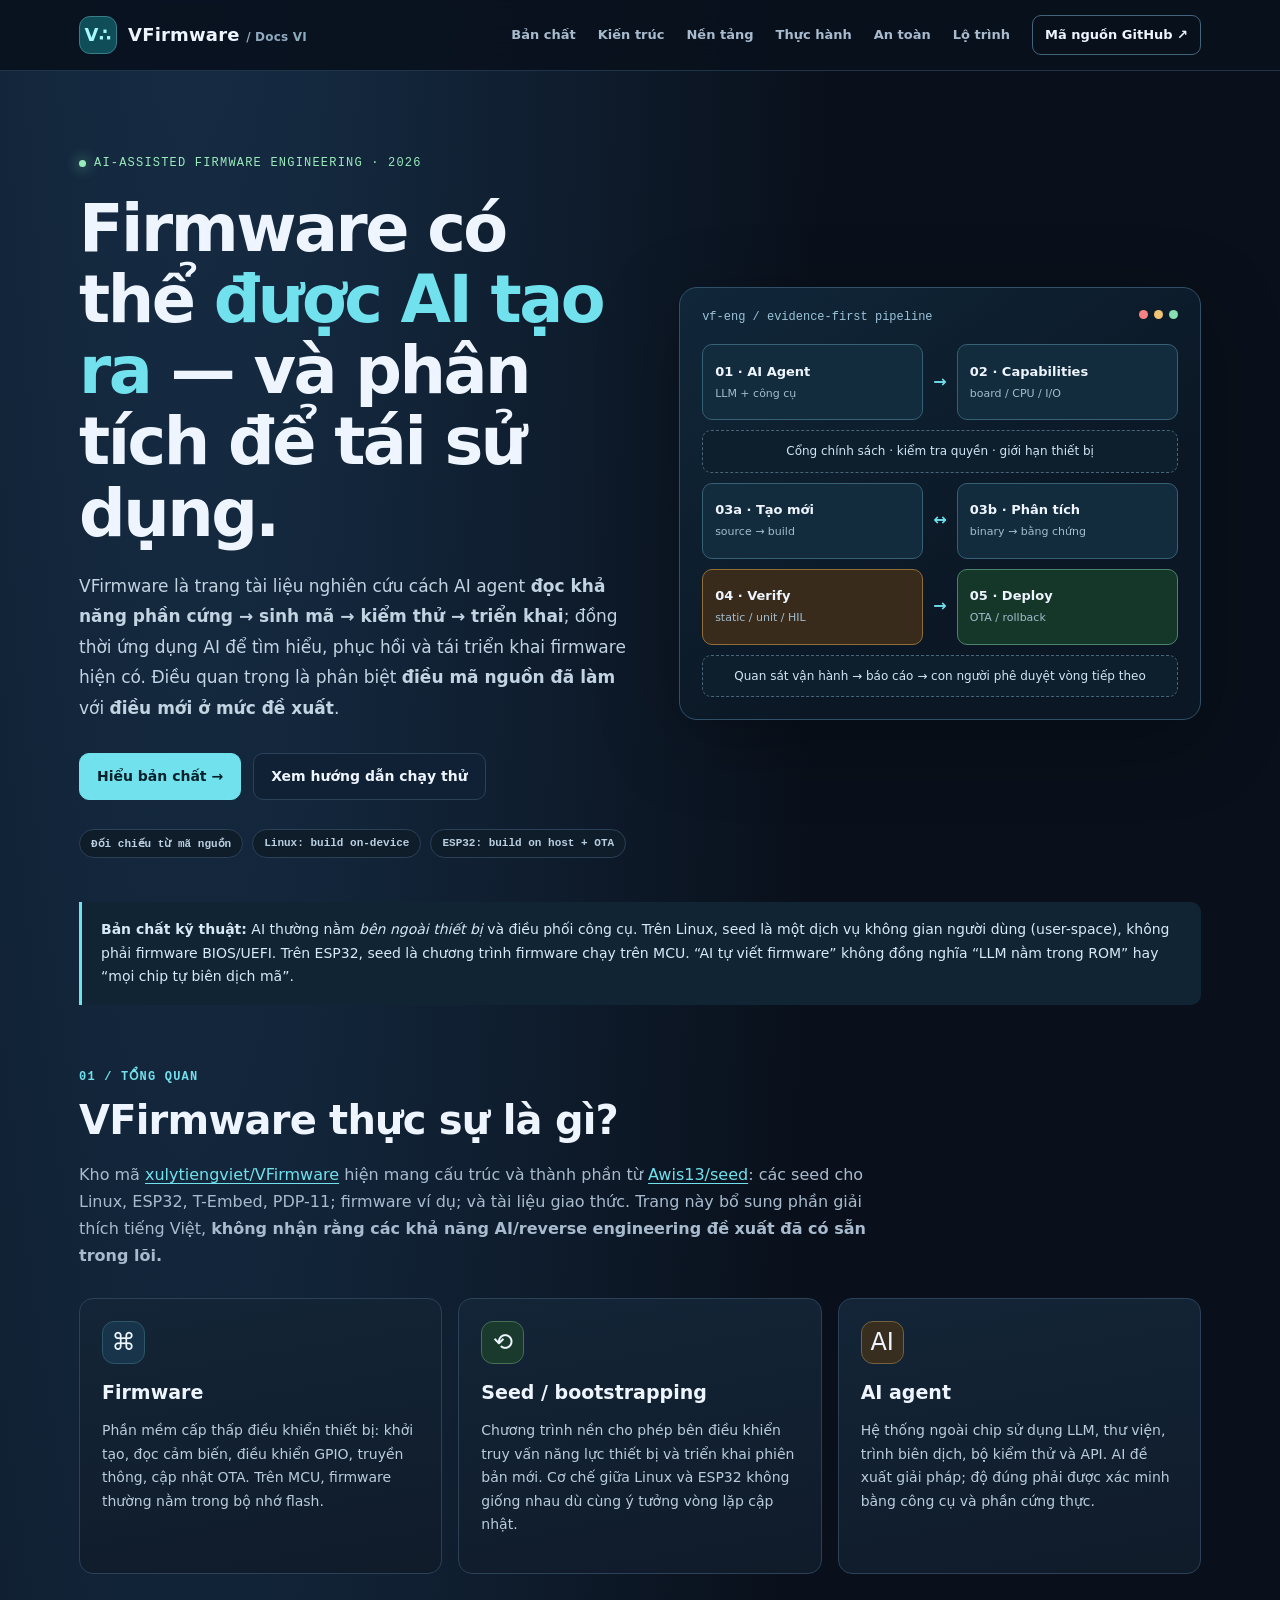
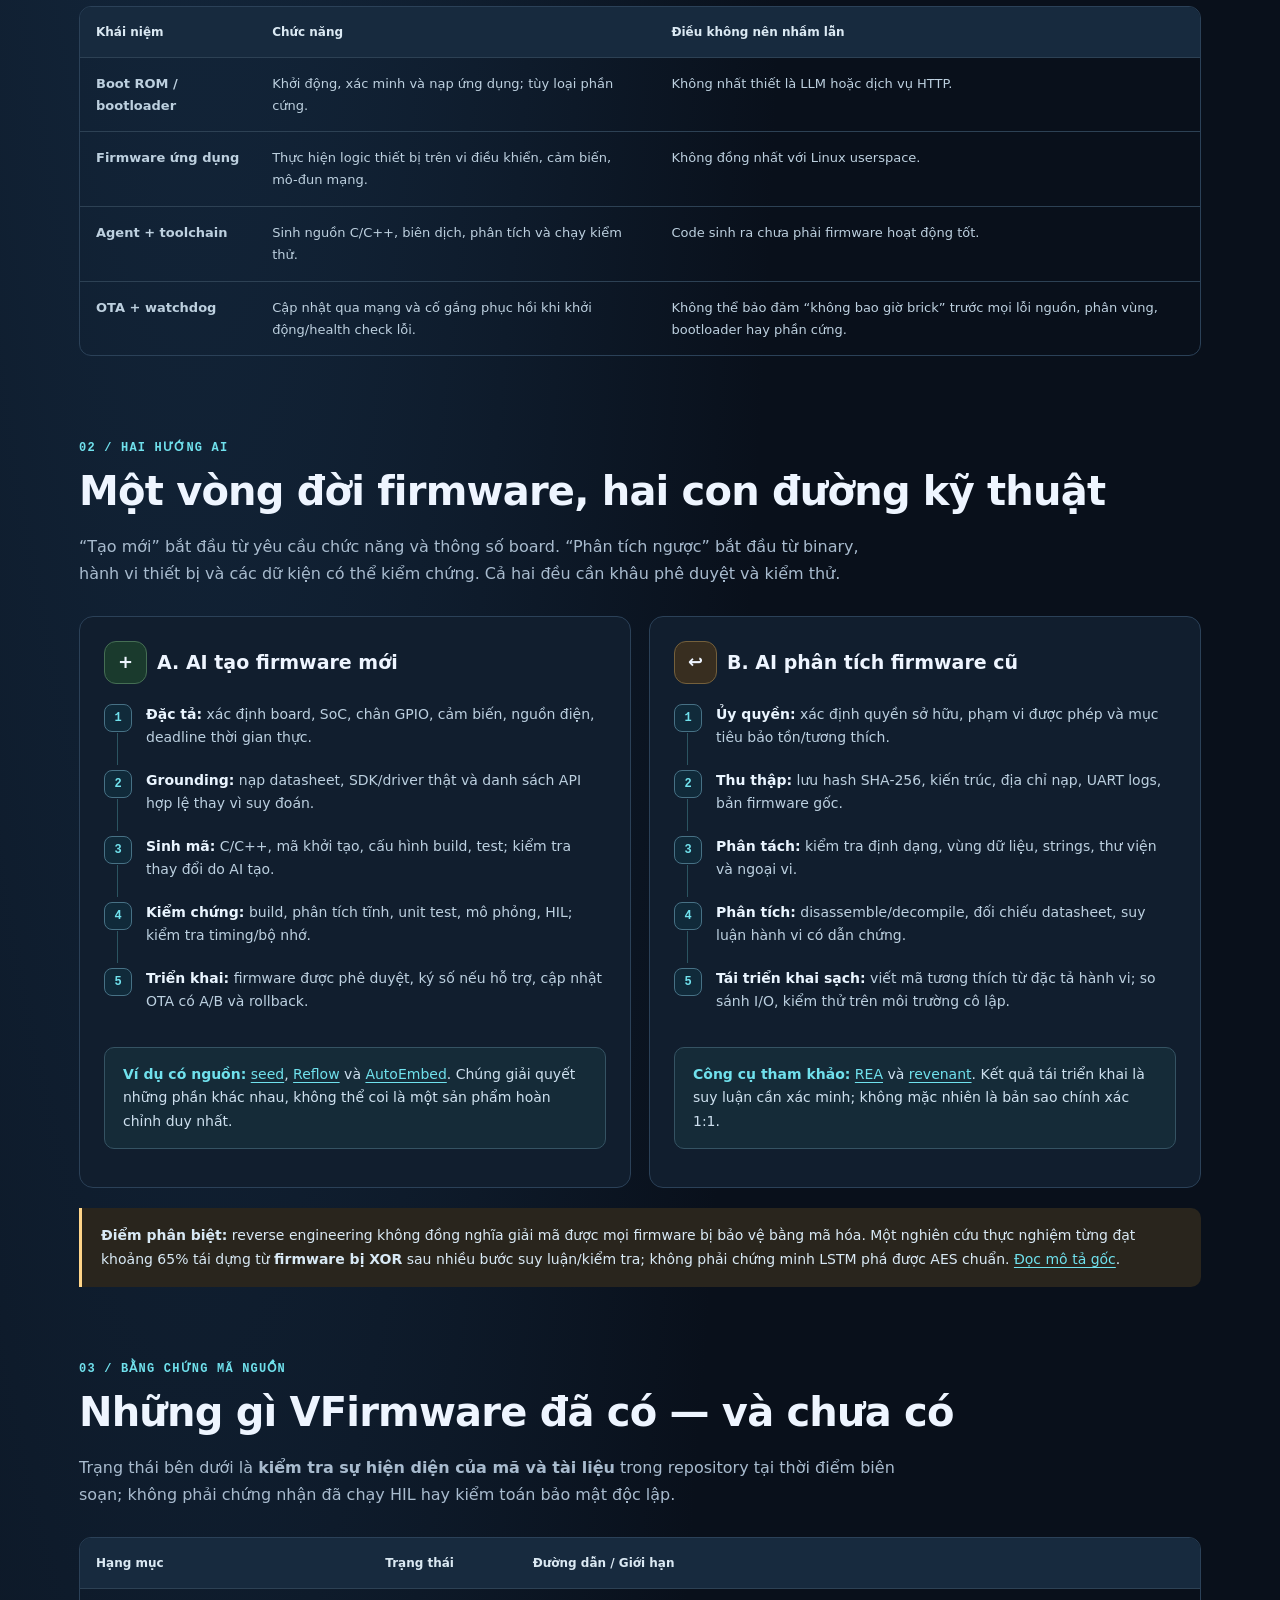
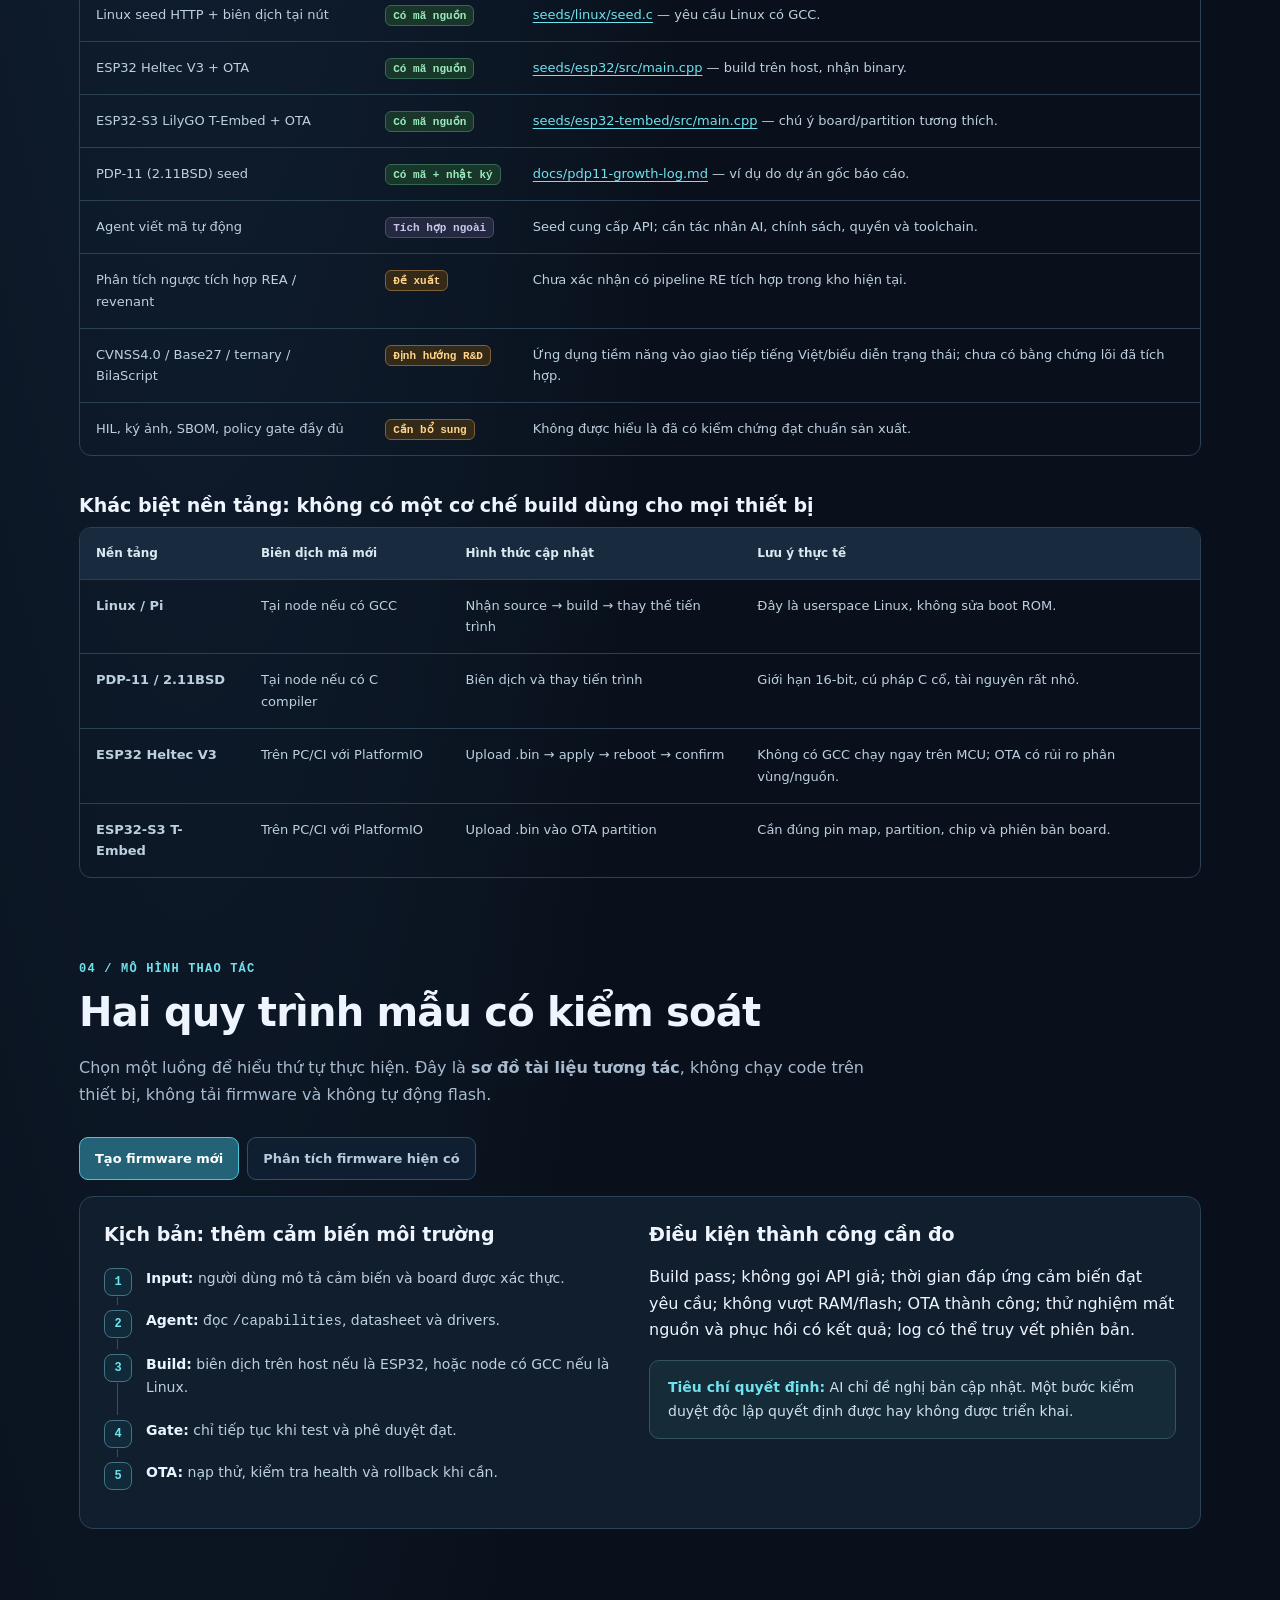
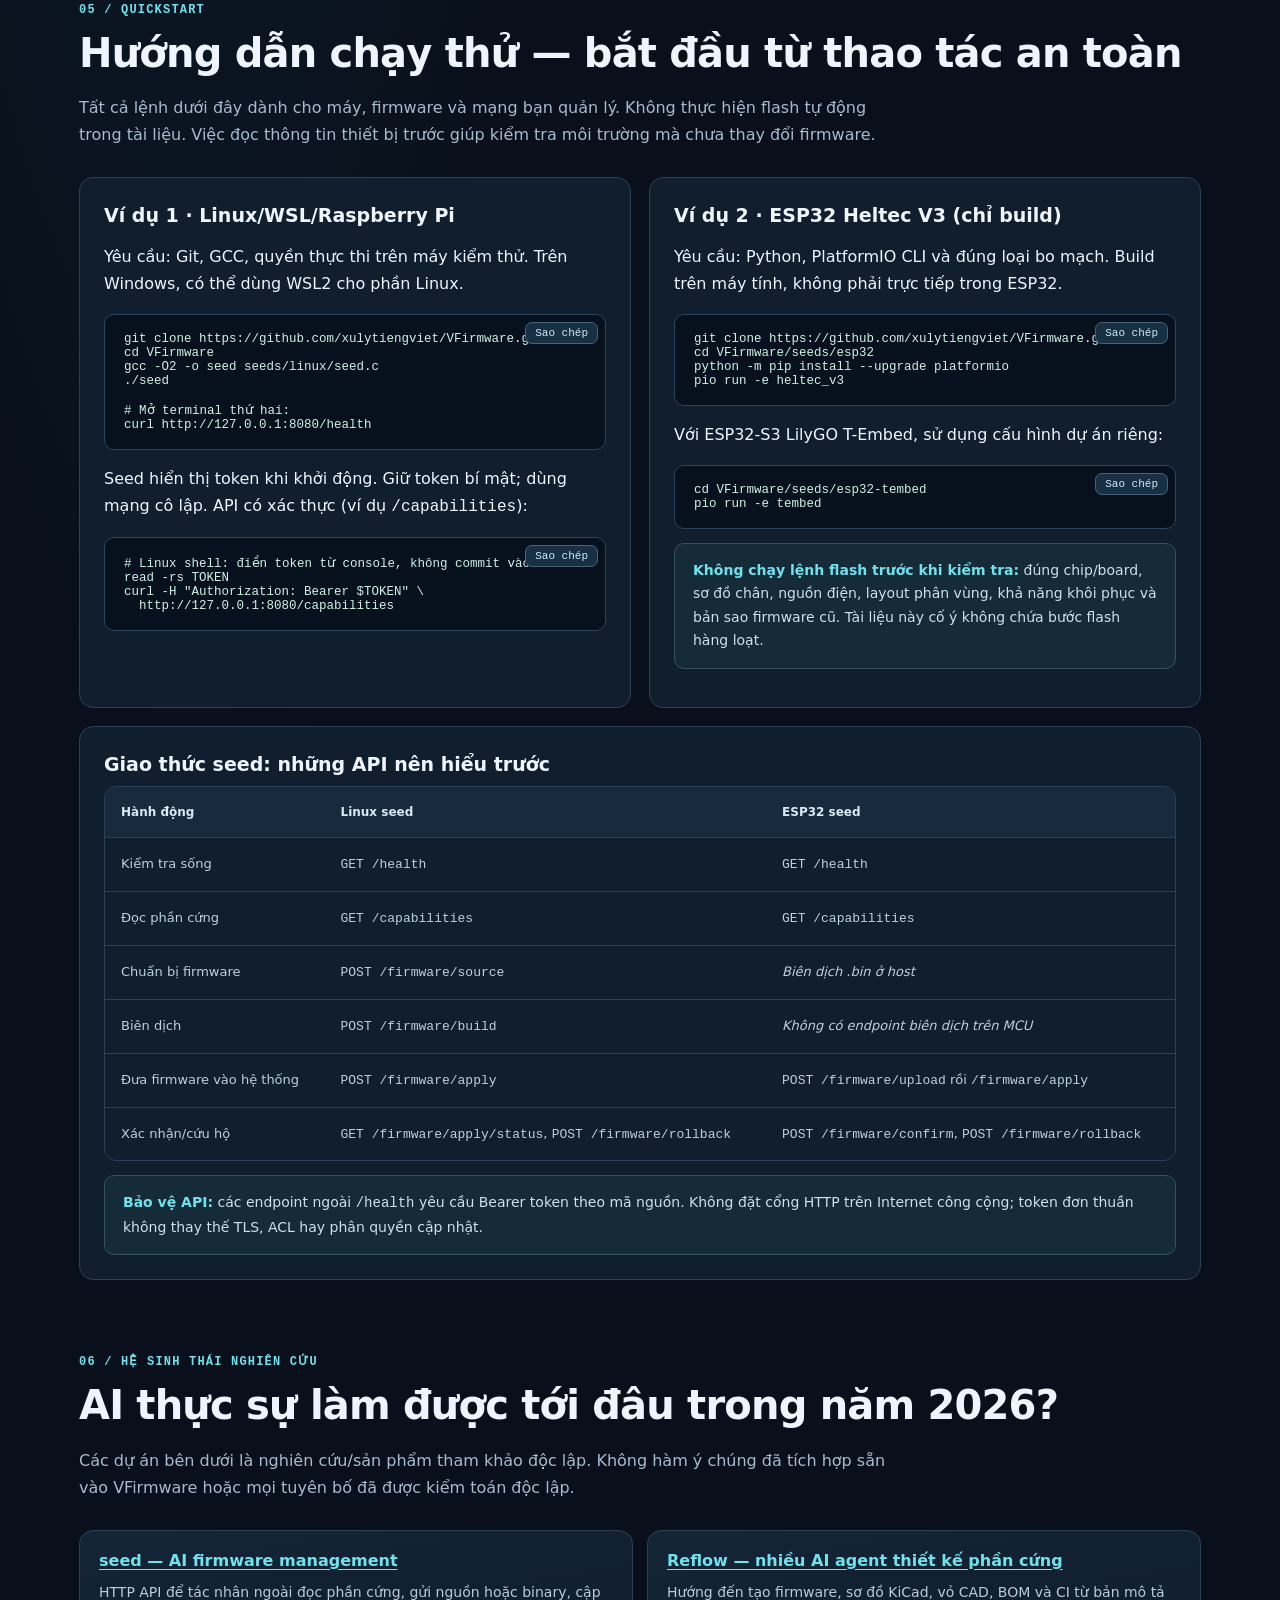
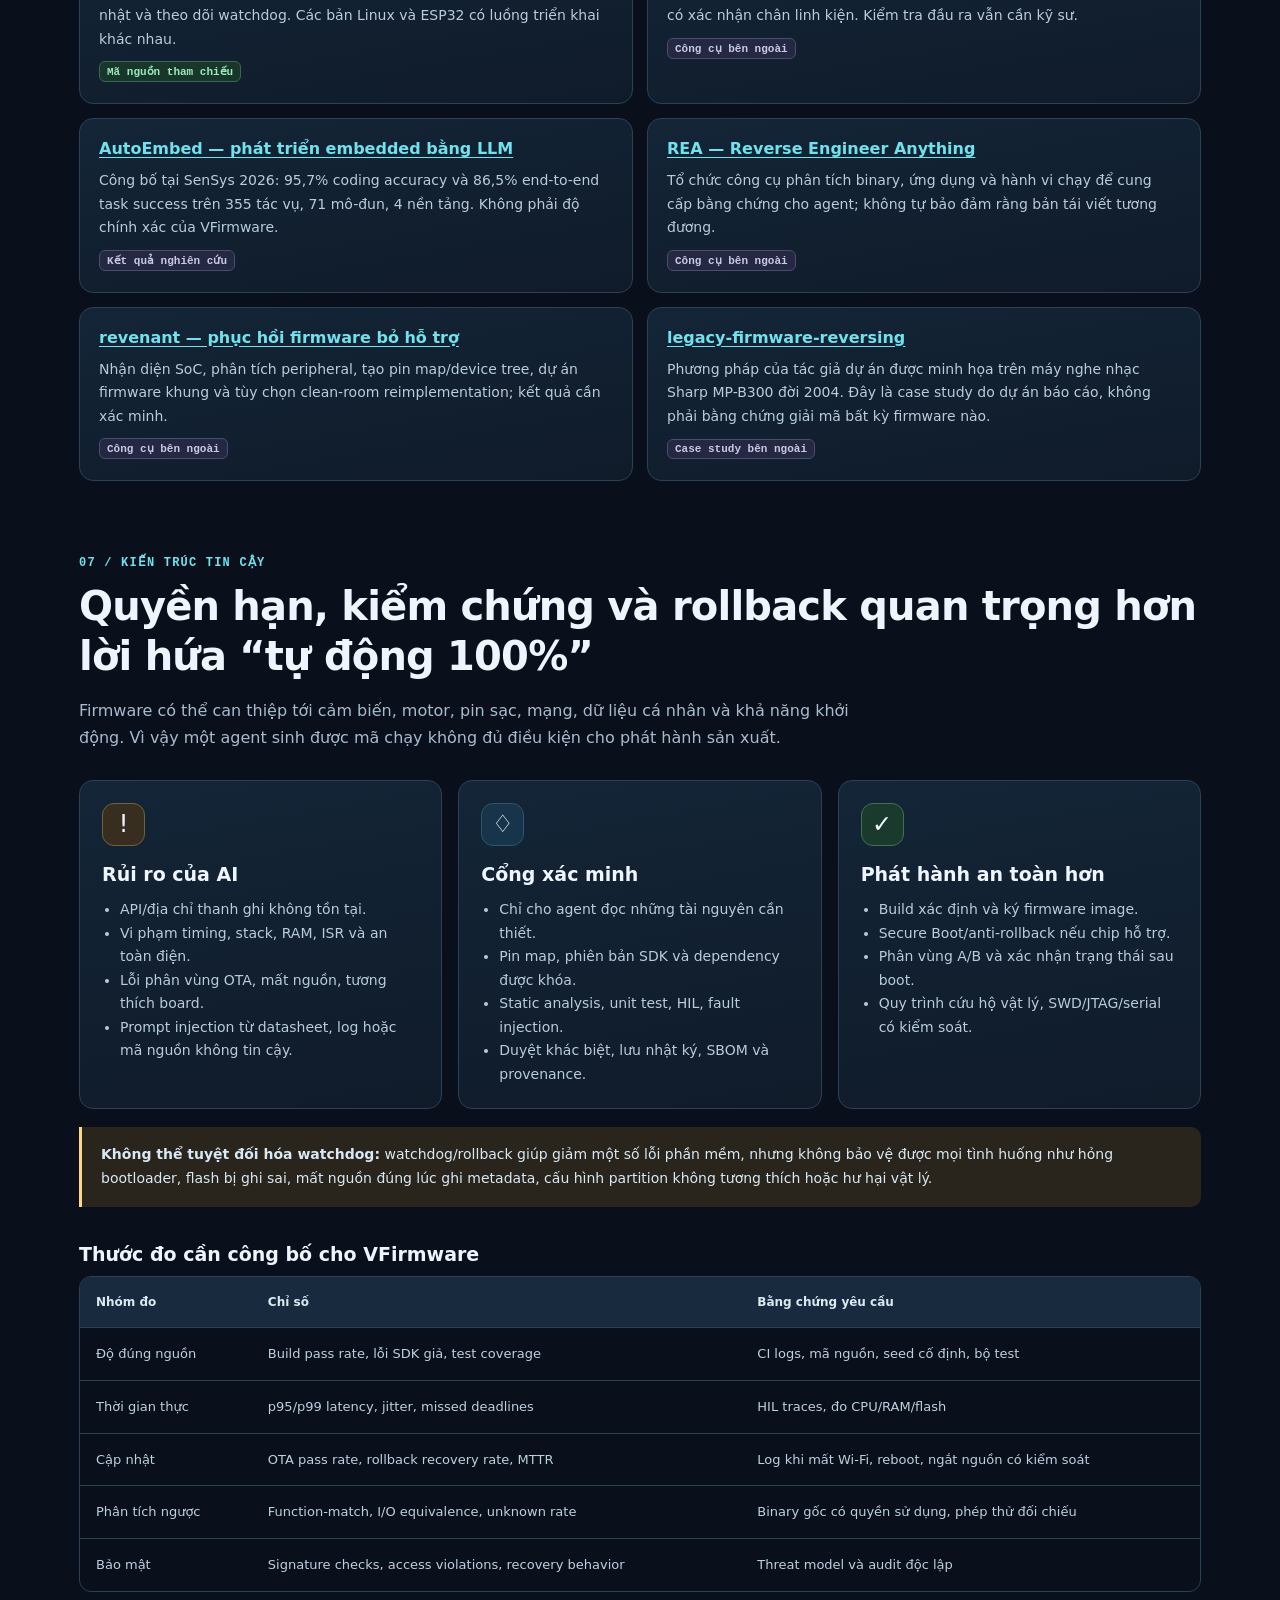
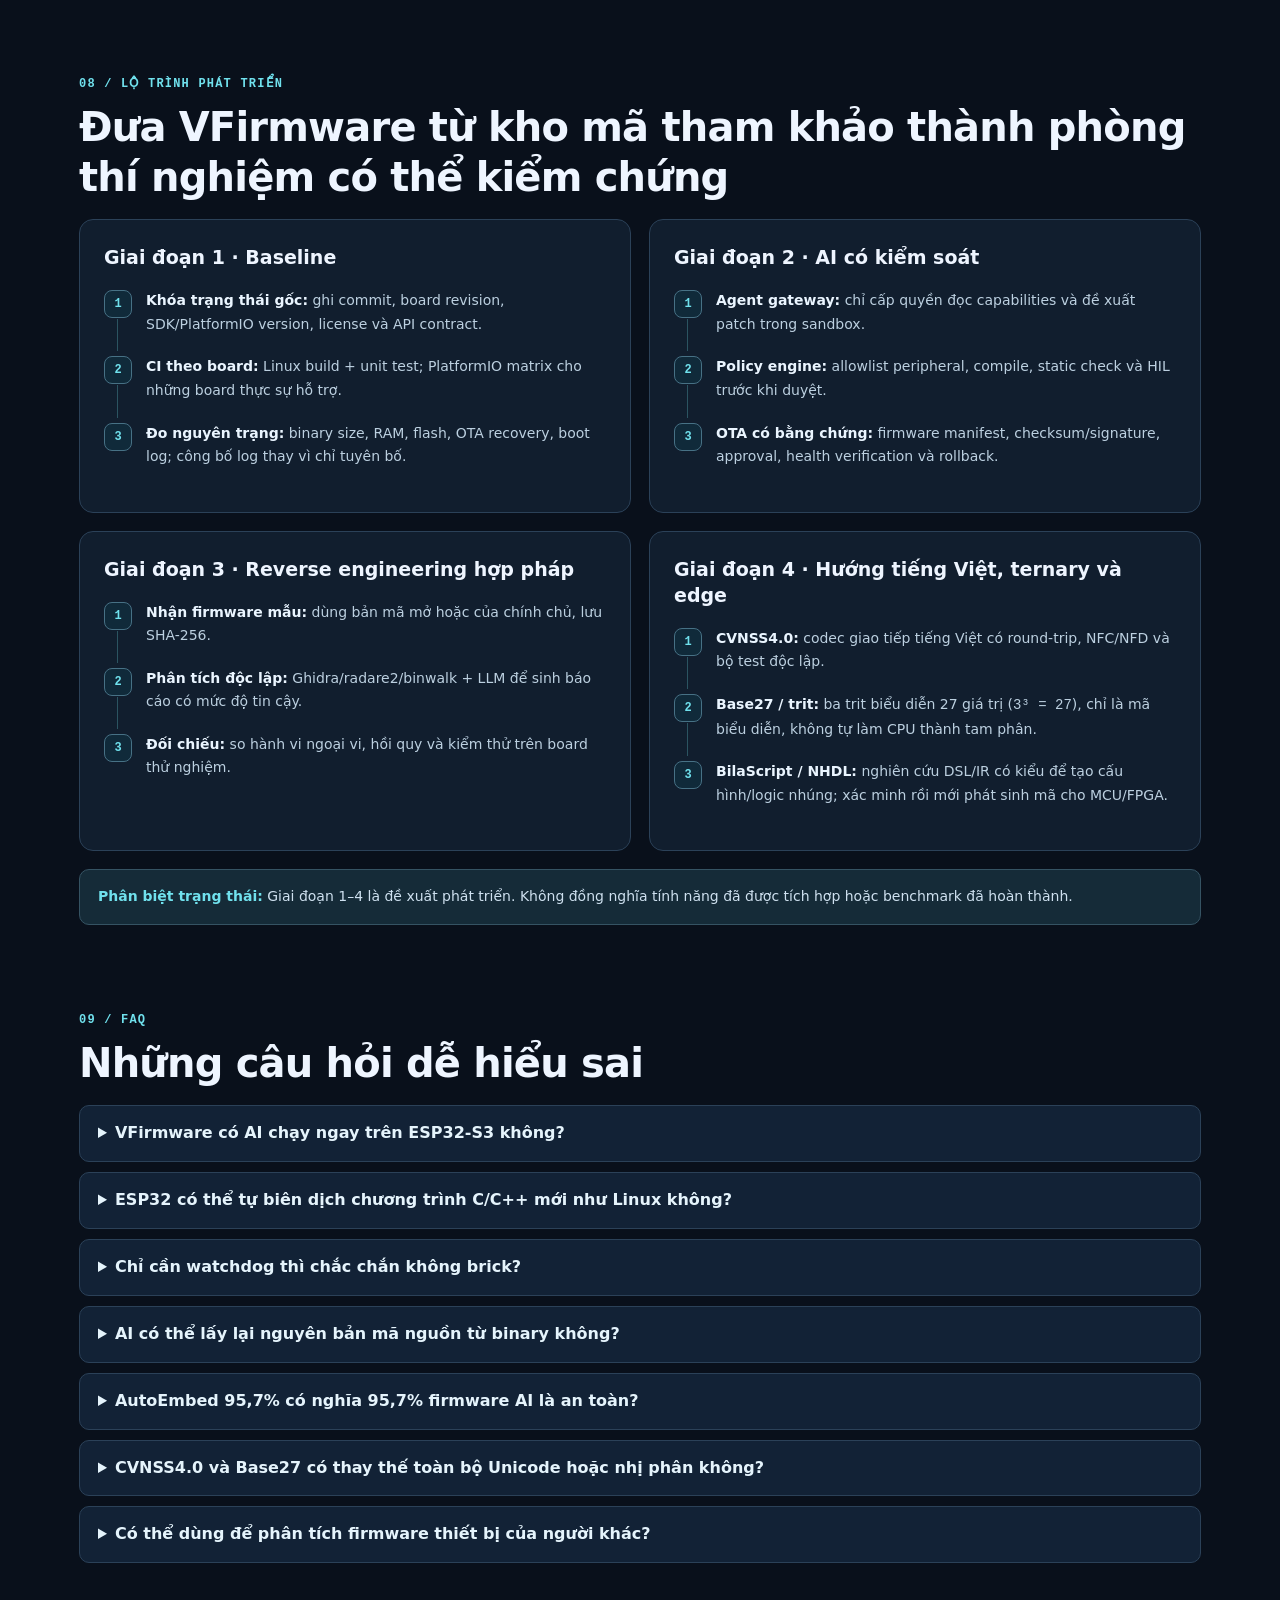
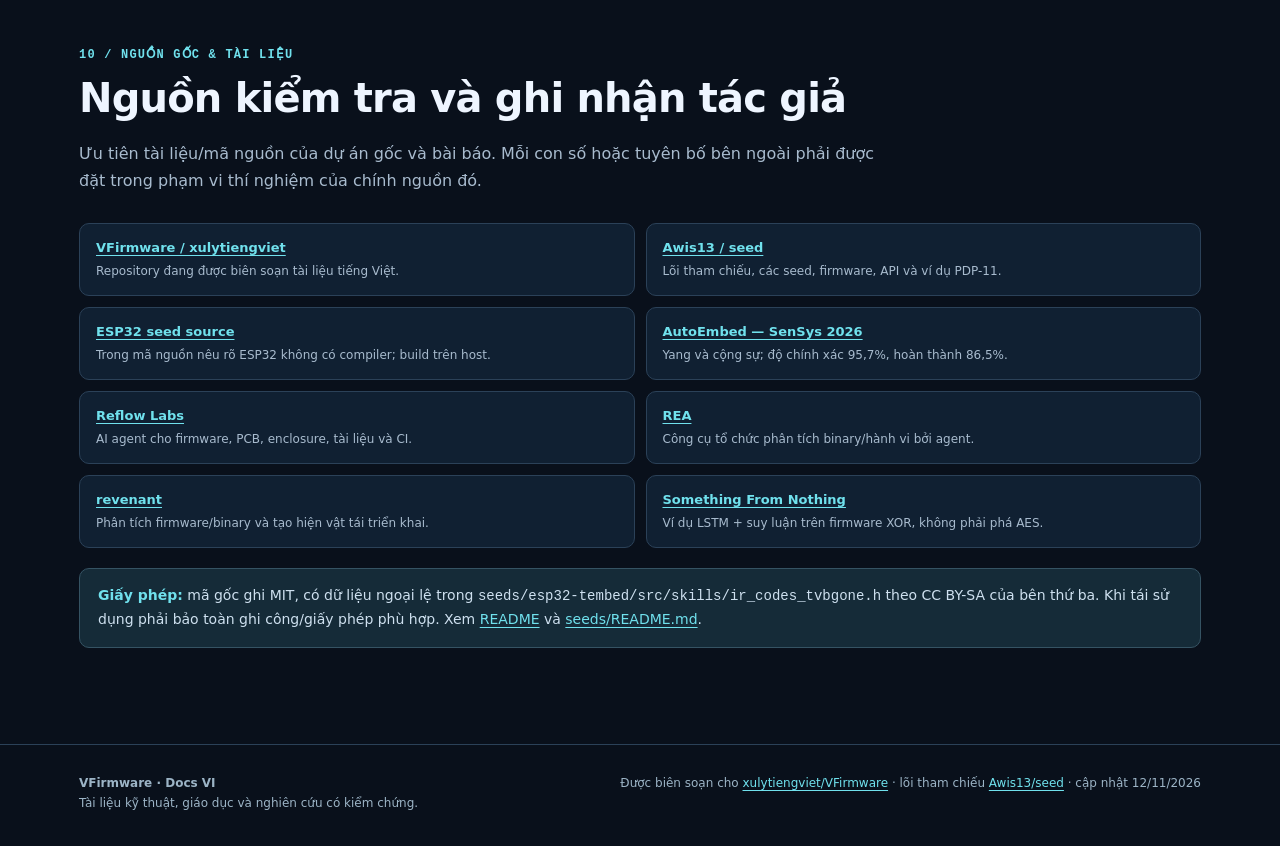
<file: index.html>
<!doctype html>
<html lang="vi">
<head>
  <meta charset="utf-8">
  <meta name="viewport" content="width=device-width,initial-scale=1">
  <meta http-equiv="refresh" content="0; url=./docs/">
  <meta name="description" content="VFIRMWARE — Hướng dẫn tiếng Việt về AI tạo mới và phân tích firmware.">
  <title>VFirmware — Tài liệu tiếng Việt</title>
  <link rel="canonical" href="./docs/">
</head>
<body style="background:#09101b;color:#edf5ff;font:16px system-ui,sans-serif;padding:10vh 8vw">
  <h1>VFIRMWARE — Tài liệu tiếng Việt</h1>
  <p>Đang chuyển tới trang giới thiệu và hướng dẫn.</p>
  <p><a style="color:#70e1ed" href="./docs/">Mở hướng dẫn VFirmware</a></p>
</body>
</html>
</file>
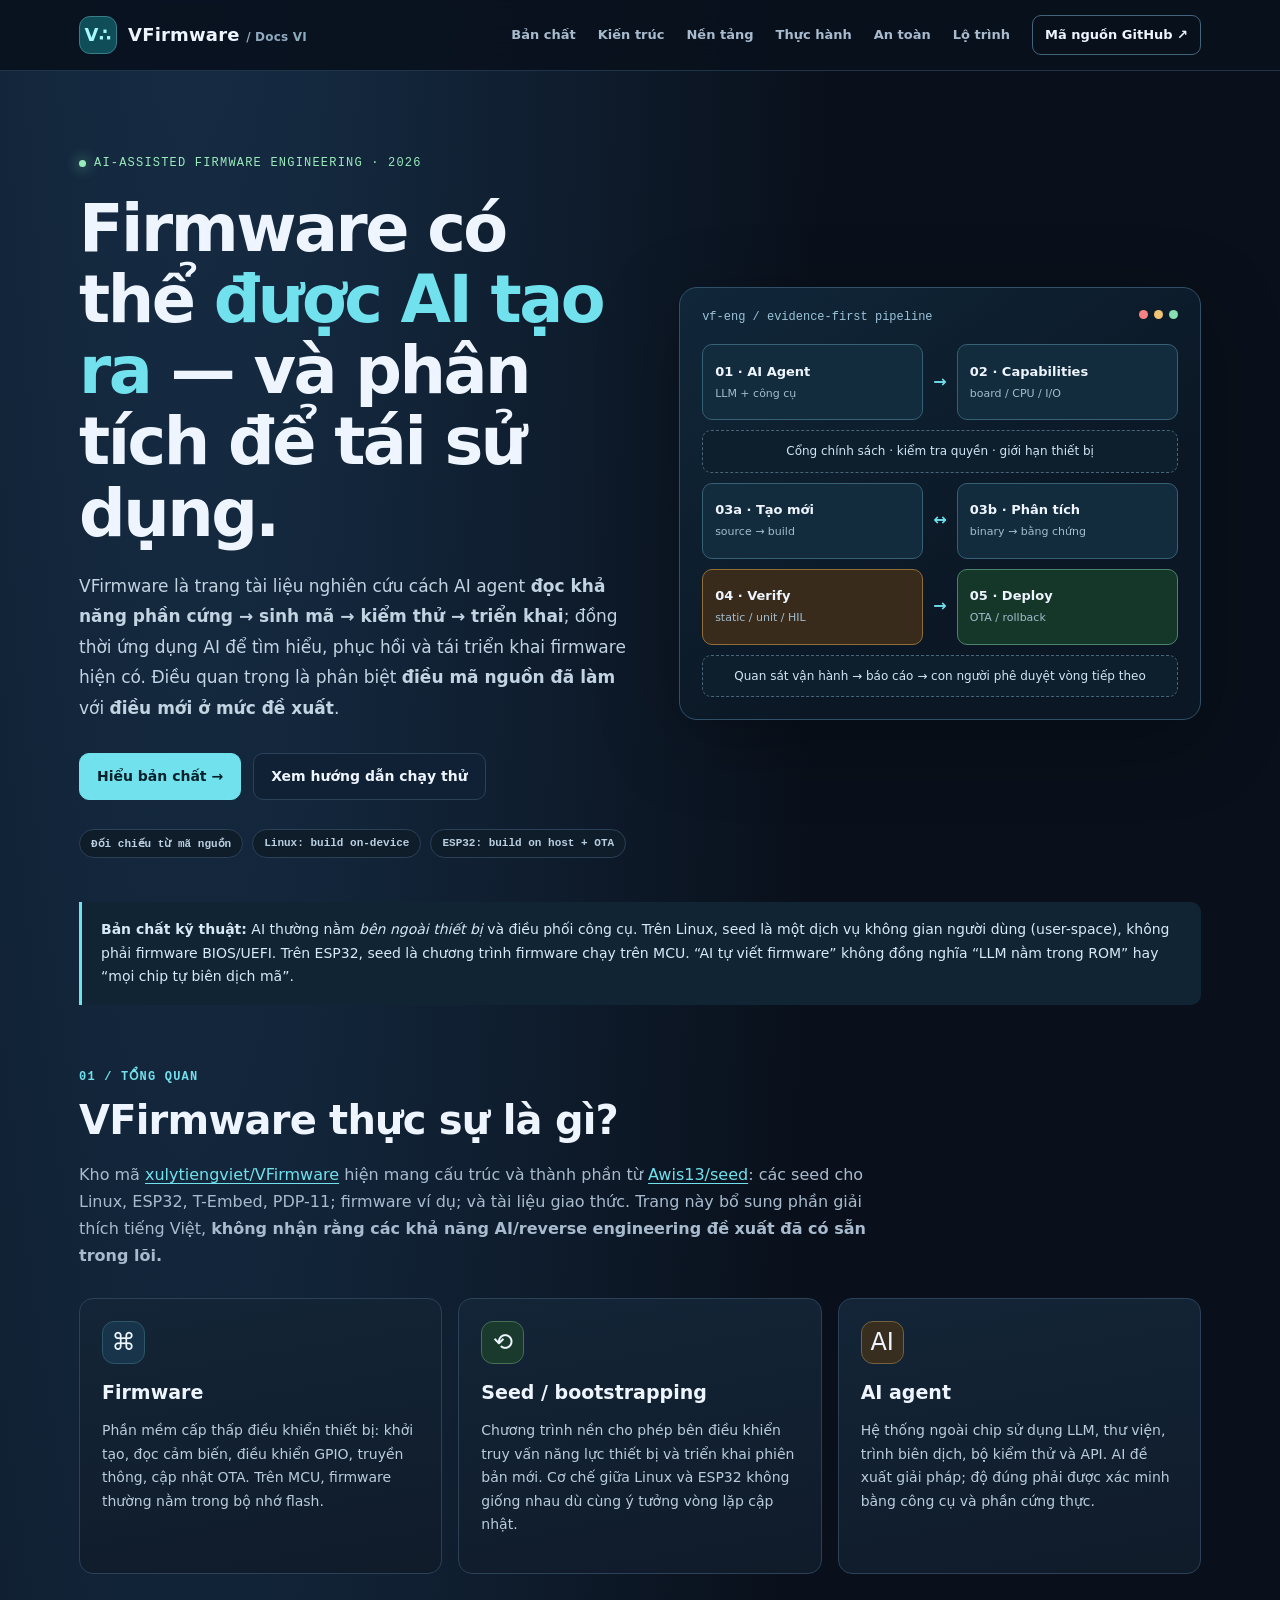
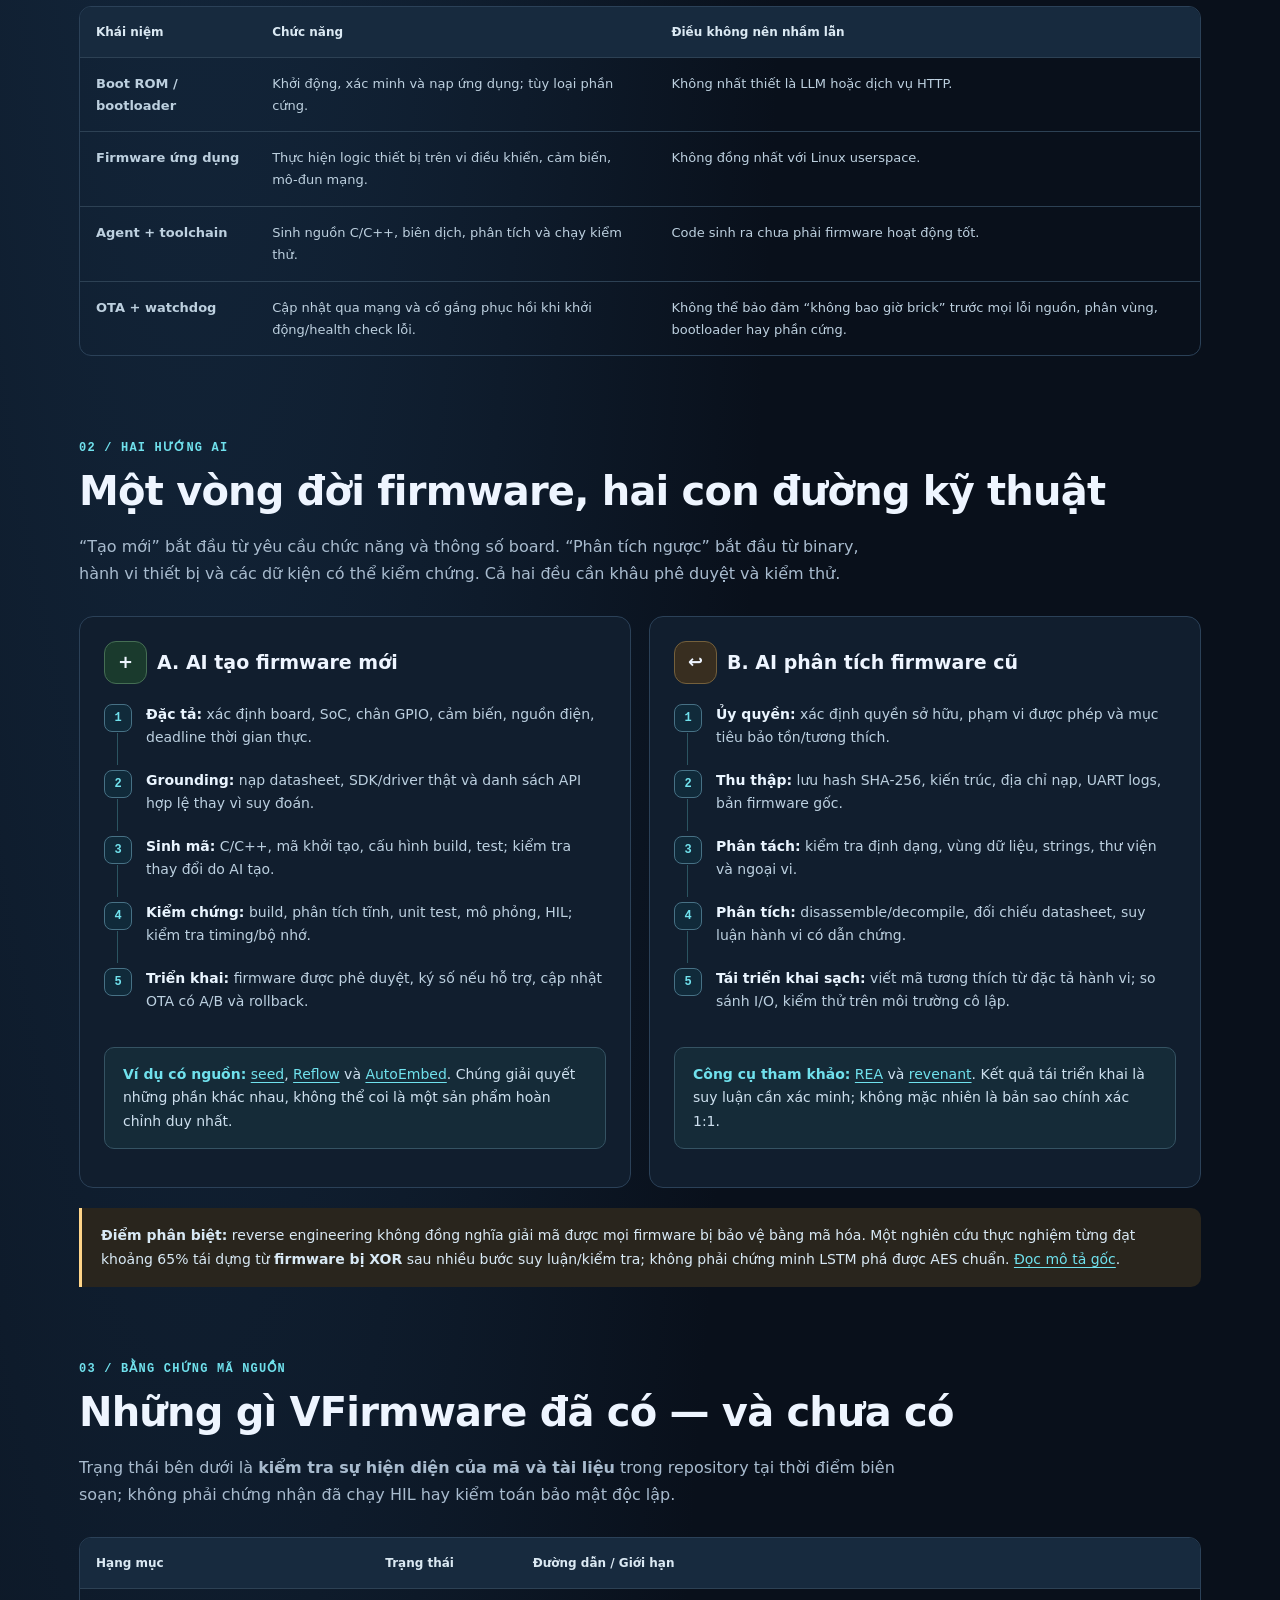
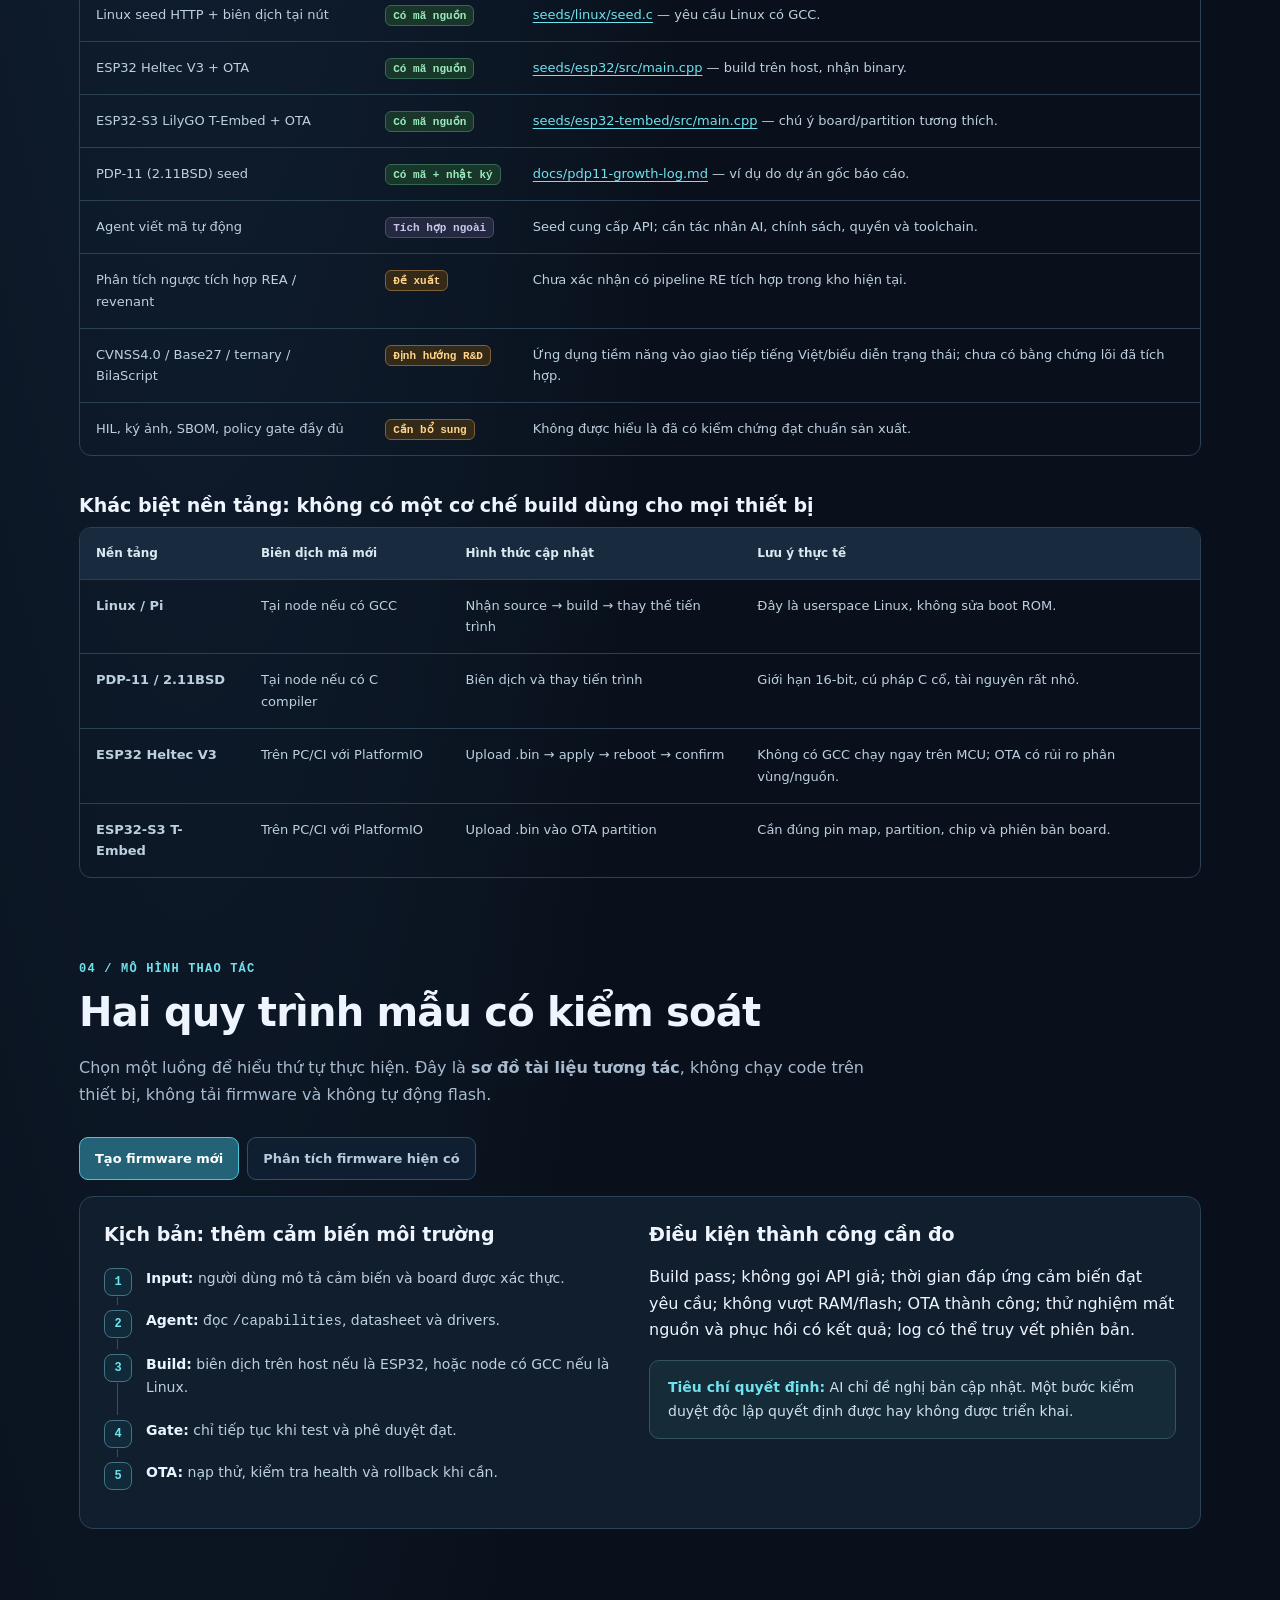
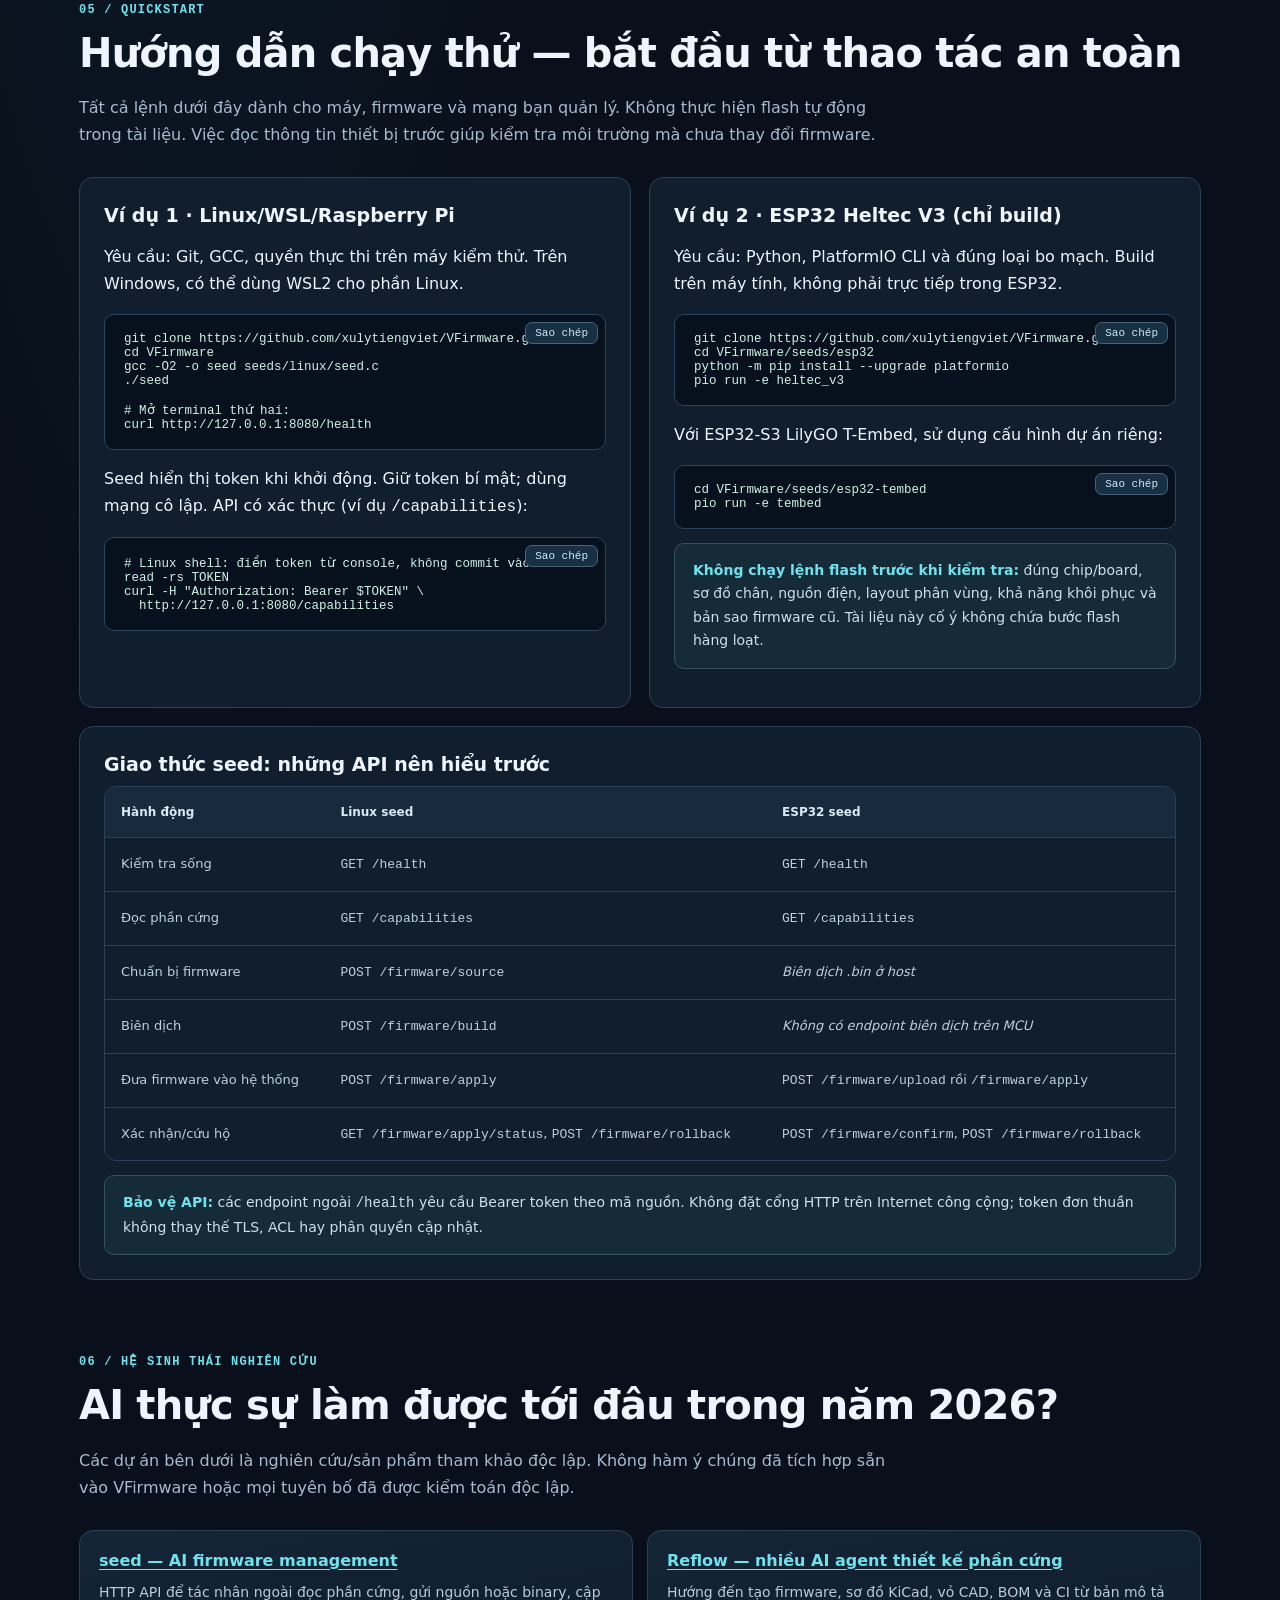
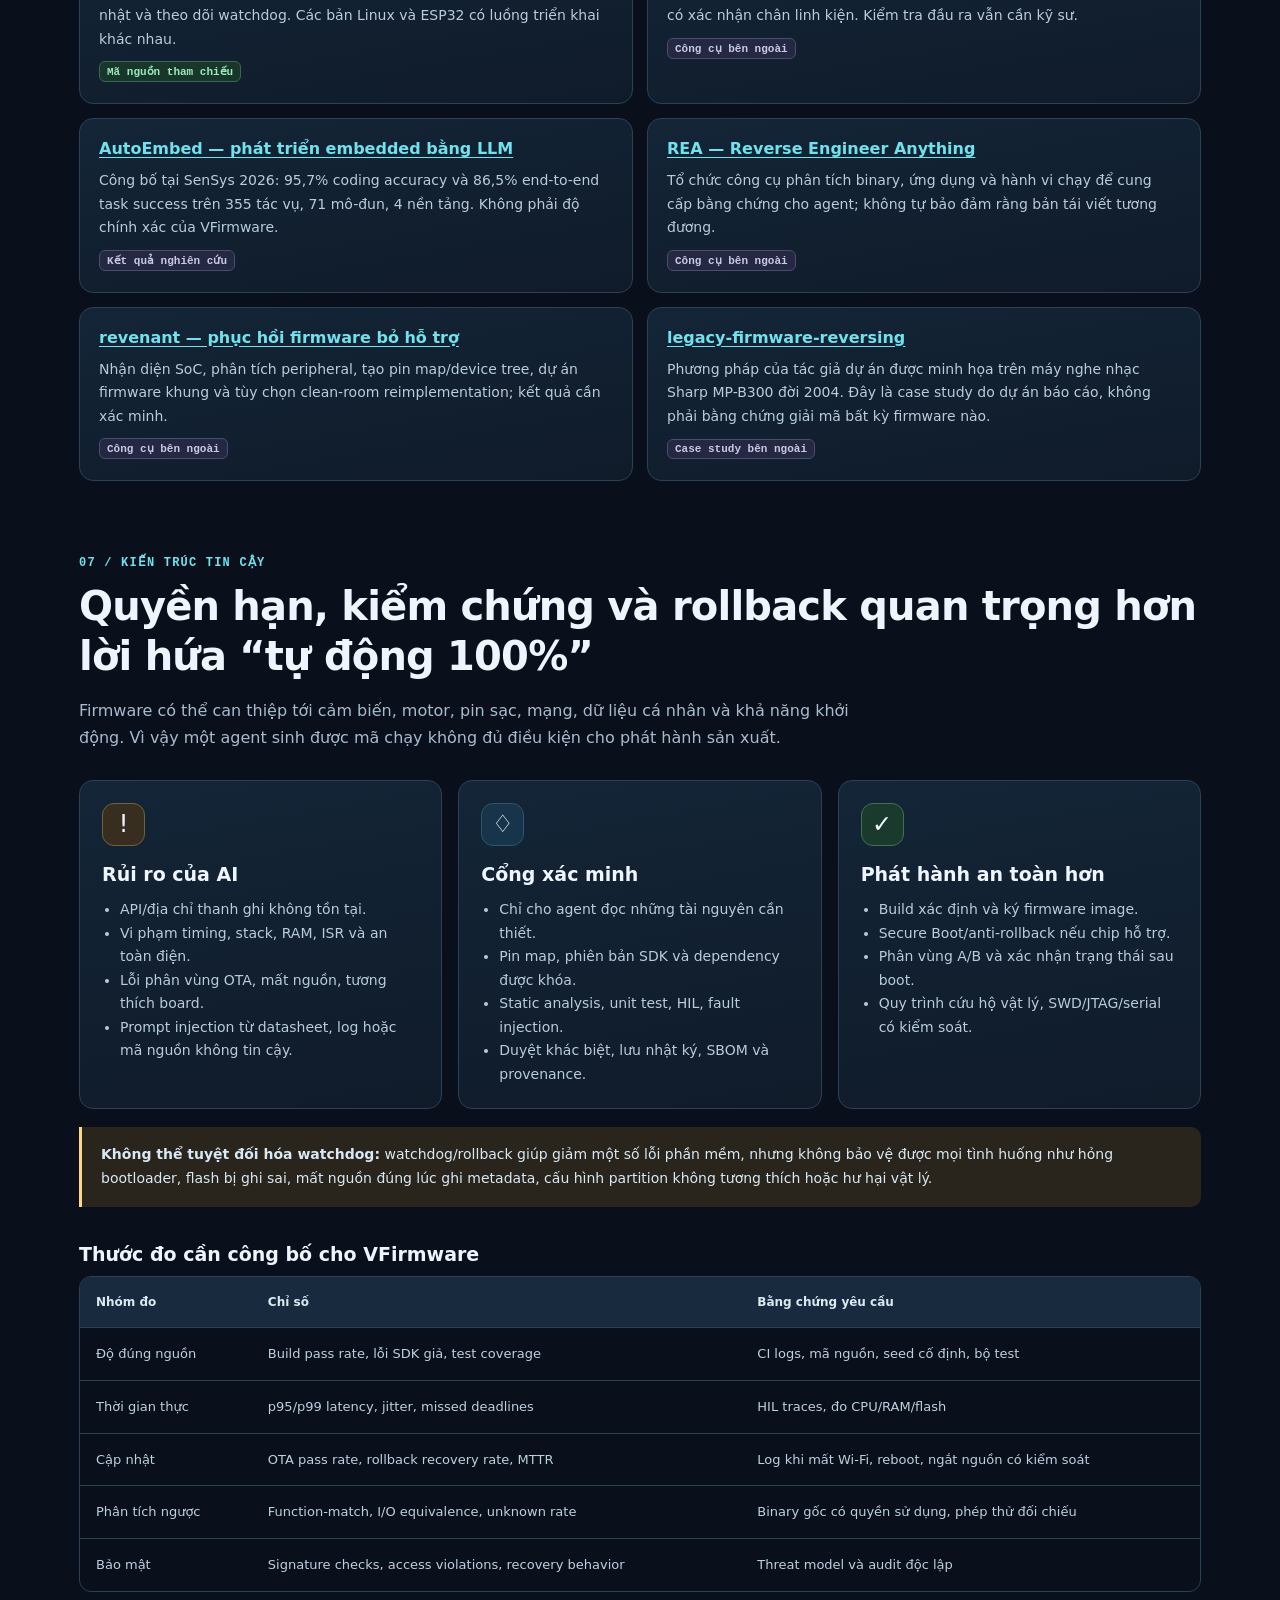
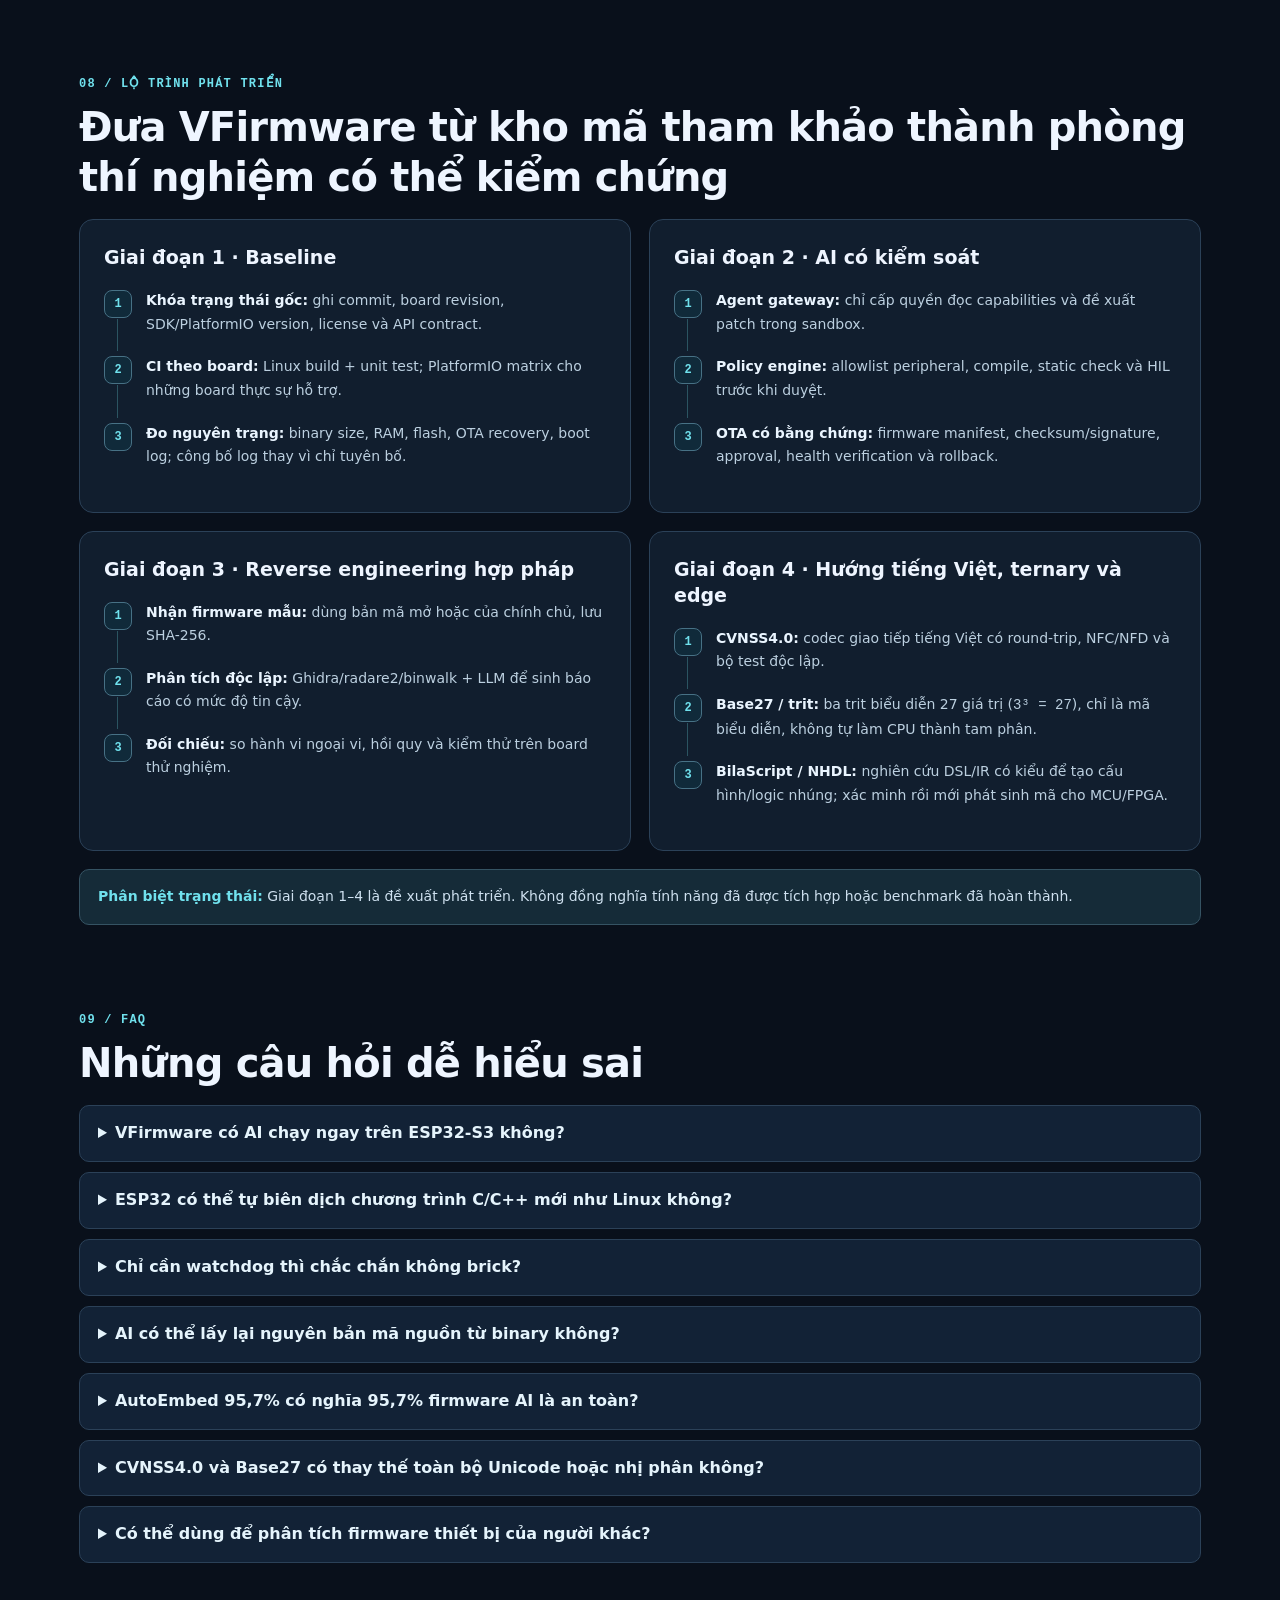
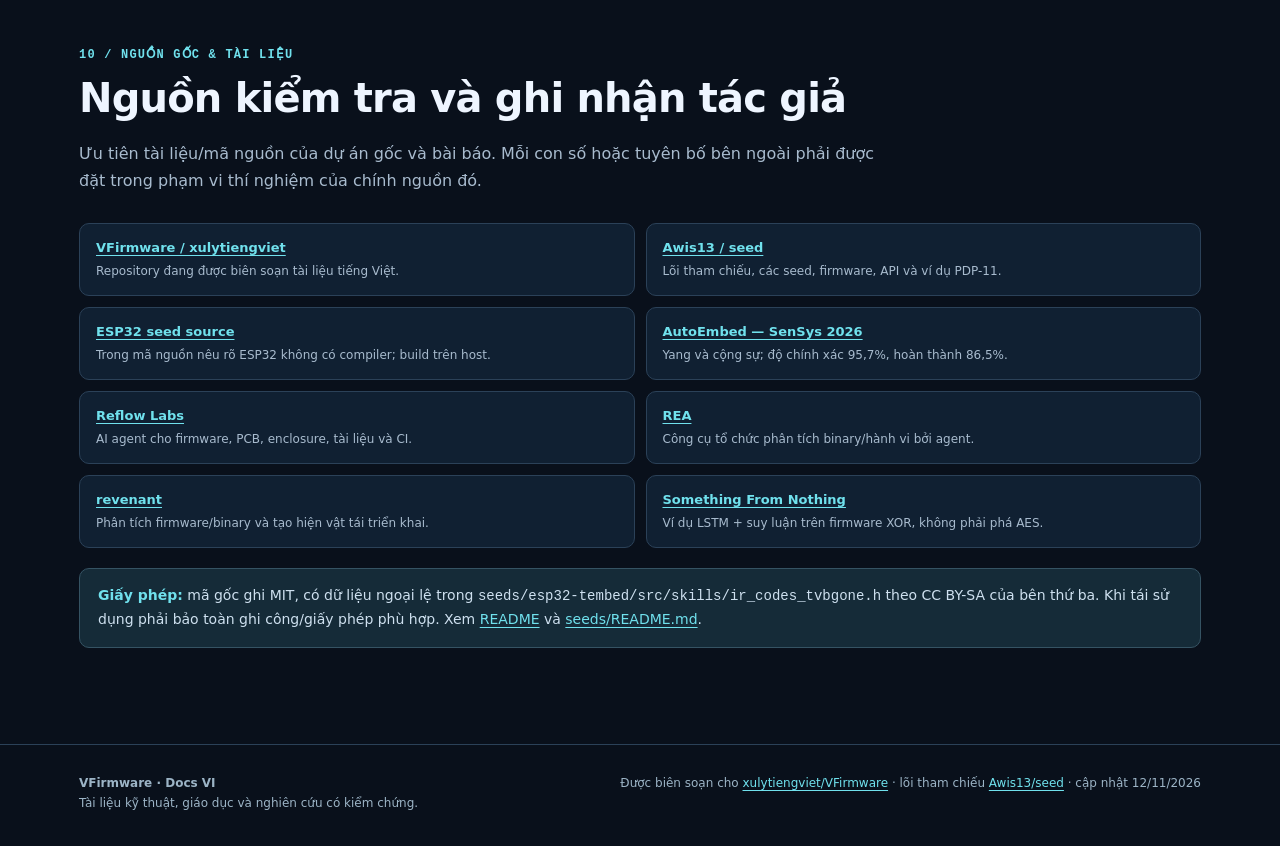
<file: docs/index.html>
<!doctype html>
<html lang="vi">
<head>
  <meta charset="utf-8">
  <meta name="viewport" content="width=device-width,initial-scale=1">
  <meta name="theme-color" content="#09101b">
  <meta name="description" content="VFirmware: hướng dẫn tiếng Việt về AI tạo firmware, OTA, reverse engineering, kiến trúc seed, HIL, bảo mật và lộ trình ESP32-S3.">
  <meta property="og:type" content="website">
  <meta property="og:title" content="VFirmware | AI tạo mới và phân tích firmware">
  <meta property="og:description" content="Giải thích bản chất, mã nguồn đã có, giới hạn kỹ thuật và hướng nghiên cứu AI-driven firmware engineering.">
  <title>VFirmware — AI tạo mới và phân tích ngược firmware | Tài liệu tiếng Việt</title>
  <link rel="stylesheet" href="./style.css">
  <script src="./app.js" defer></script>
</head>
<body>
<a class="skip" href="#main">Bỏ qua điều hướng</a>
<header class="topbar">
  <div class="container navinner">
    <a class="brand" href="#dau"><span class="brandmark" aria-hidden="true">V∴</span><span>VFirmware <span style="color:#8eacbf;font-size:12px;font-weight:600">/ Docs VI</span></span></a>
    <nav class="navlinks" aria-label="Điều hướng chính">
      <a href="#ban-chat">Bản chất</a><a href="#kien-truc">Kiến trúc</a><a href="#so-sanh">Nền tảng</a><a href="#thuc-hanh">Thực hành</a><a href="#an-toan">An toàn</a><a href="#lo-trinh">Lộ trình</a>
      <a class="githublink" href="https://github.com/xulytiengviet/VFirmware" target="_blank" rel="noopener noreferrer">Mã nguồn GitHub ↗</a>
    </nav>
  </div>
</header>
<main id="main">
  <div class="container" id="dau">
    <section class="hero" aria-labelledby="hero-title">
      <div>
        <div class="eyebrow"><span class="pulse"></span> AI-assisted firmware engineering · 2026</div>
        <h1 id="hero-title">Firmware có thể <em>được AI tạo ra</em> — và phân tích để tái sử dụng.</h1>
        <p class="lead">VFirmware là trang tài liệu nghiên cứu cách AI agent <strong>đọc khả năng phần cứng → sinh mã → kiểm thử → triển khai</strong>; đồng thời ứng dụng AI để tìm hiểu, phục hồi và tái triển khai firmware hiện có. Điều quan trọng là phân biệt <strong>điều mã nguồn đã làm</strong> với <strong>điều mới ở mức đề xuất</strong>.</p>
        <div class="actions">
          <a class="btn primary" href="#ban-chat">Hiểu bản chất →</a>
          <a class="btn ghost" href="#thuc-hanh">Xem hướng dẫn chạy thử</a>
        </div>
        <div class="hero-tags"><span class="tag">Đối chiếu từ mã nguồn</span><span class="tag">Linux: build on-device</span><span class="tag">ESP32: build on host + OTA</span></div>
      </div>
      <div>
        <div class="diagram" role="img" aria-label="Mô hình AI agent đọc phần cứng, qua cổng chính sách, tạo mã hoặc phân tích, kiểm thử rồi triển khai có giám sát">
          <div class="diagramhead"><span>vf-eng / evidence-first pipeline</span><span class="dotset" aria-hidden="true"><span></span><span></span><span></span></span></div>
          <div class="pipe">
            <div class="node"><b>01 · AI Agent</b><small>LLM + công cụ</small></div><div class="arrow">→</div><div class="node"><b>02 · Capabilities</b><small>board / CPU / I/O</small></div>
            <div class="pipe-middle">Cổng chính sách · kiểm tra quyền · giới hạn thiết bị</div>
            <div class="node"><b>03a · Tạo mới</b><small>source → build</small></div><div class="arrow">↔</div><div class="node"><b>03b · Phân tích</b><small>binary → bằng chứng</small></div>
            <div class="node amber"><b>04 · Verify</b><small>static / unit / HIL</small></div><div class="arrow">→</div><div class="node green"><b>05 · Deploy</b><small>OTA / rollback</small></div>
            <div class="pipe-middle">Quan sát vận hành → báo cáo → con người phê duyệt vòng tiếp theo</div>
          </div>
        </div>
      </div>
    </section>
    <div class="callout"><strong>Bản chất kỹ thuật:</strong> AI thường nằm <em>bên ngoài thiết bị</em> và điều phối công cụ. Trên Linux, seed là một dịch vụ không gian người dùng (user-space), không phải firmware BIOS/UEFI. Trên ESP32, seed là chương trình firmware chạy trên MCU. “AI tự viết firmware” không đồng nghĩa “LLM nằm trong ROM” hay “mọi chip tự biên dịch mã”.</div>
  </div>

  <section class="section" id="ban-chat">
    <div class="container">
      <div class="sectionline">01 / Tổng quan</div>
      <h2>VFirmware thực sự là gì?</h2>
      <p class="sectionintro">Kho mã <a href="https://github.com/xulytiengviet/VFirmware">xulytiengviet/VFirmware</a> hiện mang cấu trúc và thành phần từ <a href="https://github.com/Awis13/seed">Awis13/seed</a>: các seed cho Linux, ESP32, T-Embed, PDP-11; firmware ví dụ; và tài liệu giao thức. Trang này bổ sung phần giải thích tiếng Việt, <strong>không nhận rằng các khả năng AI/reverse engineering đề xuất đã có sẵn trong lõi.</strong></p>
      <div class="cards">
        <article class="card"><span class="symbol" aria-hidden="true">⌘</span><h3>Firmware</h3><p>Phần mềm cấp thấp điều khiển thiết bị: khởi tạo, đọc cảm biến, điều khiển GPIO, truyền thông, cập nhật OTA. Trên MCU, firmware thường nằm trong bộ nhớ flash.</p></article>
        <article class="card"><span class="symbol green" aria-hidden="true">⟲</span><h3>Seed / bootstrapping</h3><p>Chương trình nền cho phép bên điều khiển truy vấn năng lực thiết bị và triển khai phiên bản mới. Cơ chế giữa Linux và ESP32 không giống nhau dù cùng ý tưởng vòng lặp cập nhật.</p></article>
        <article class="card"><span class="symbol amber" aria-hidden="true">AI</span><h3>AI agent</h3><p>Hệ thống ngoài chip sử dụng LLM, thư viện, trình biên dịch, bộ kiểm thử và API. AI đề xuất giải pháp; độ đúng phải được xác minh bằng công cụ và phần cứng thực.</p></article>
      </div>
      <div class="section" style="padding-top:32px">
        <div class="tablewrap">
          <table>
            <thead><tr><th>Khái niệm</th><th>Chức năng</th><th>Điều không nên nhầm lẫn</th></tr></thead>
            <tbody>
              <tr><td><strong>Boot ROM / bootloader</strong></td><td>Khởi động, xác minh và nạp ứng dụng; tùy loại phần cứng.</td><td>Không nhất thiết là LLM hoặc dịch vụ HTTP.</td></tr>
              <tr><td><strong>Firmware ứng dụng</strong></td><td>Thực hiện logic thiết bị trên vi điều khiển, cảm biến, mô-đun mạng.</td><td>Không đồng nhất với Linux userspace.</td></tr>
              <tr><td><strong>Agent + toolchain</strong></td><td>Sinh nguồn C/C++, biên dịch, phân tích và chạy kiểm thử.</td><td>Code sinh ra chưa phải firmware hoạt động tốt.</td></tr>
              <tr><td><strong>OTA + watchdog</strong></td><td>Cập nhật qua mạng và cố gắng phục hồi khi khởi động/health check lỗi.</td><td>Không thể bảo đảm “không bao giờ brick” trước mọi lỗi nguồn, phân vùng, bootloader hay phần cứng.</td></tr>
            </tbody>
          </table>
        </div>
      </div>
    </div>
  </section>

  <section class="section" id="kien-truc">
    <div class="container">
      <div class="sectionline">02 / Hai hướng AI</div>
      <h2>Một vòng đời firmware, hai con đường kỹ thuật</h2>
      <p class="sectionintro">“Tạo mới” bắt đầu từ yêu cầu chức năng và thông số board. “Phân tích ngược” bắt đầu từ binary, hành vi thiết bị và các dữ kiện có thể kiểm chứng. Cả hai đều cần khâu phê duyệt và kiểm thử.</p>
      <div class="featuregrid">
        <article class="panel">
          <h3><span class="symbol green" style="margin:0;font-size:18px">+</span> A. AI tạo firmware mới</h3>
          <ol class="flow-list">
            <li><strong>Đặc tả:</strong> xác định board, SoC, chân GPIO, cảm biến, nguồn điện, deadline thời gian thực.</li>
            <li><strong>Grounding:</strong> nạp datasheet, SDK/driver thật và danh sách API hợp lệ thay vì suy đoán.</li>
            <li><strong>Sinh mã:</strong> C/C++, mã khởi tạo, cấu hình build, test; kiểm tra thay đổi do AI tạo.</li>
            <li><strong>Kiểm chứng:</strong> build, phân tích tĩnh, unit test, mô phỏng, HIL; kiểm tra timing/bộ nhớ.</li>
            <li><strong>Triển khai:</strong> firmware được phê duyệt, ký số nếu hỗ trợ, cập nhật OTA có A/B và rollback.</li>
          </ol>
          <p class="note"><strong>Ví dụ có nguồn:</strong> <a href="https://github.com/Awis13/seed">seed</a>, <a href="https://reflow-labs.com/">Reflow</a> và <a href="https://autoembed.github.io/">AutoEmbed</a>. Chúng giải quyết những phần khác nhau, không thể coi là một sản phẩm hoàn chỉnh duy nhất.</p>
        </article>
        <article class="panel">
          <h3><span class="symbol amber" style="margin:0;font-size:18px">↩</span> B. AI phân tích firmware cũ</h3>
          <ol class="flow-list">
            <li><strong>Ủy quyền:</strong> xác định quyền sở hữu, phạm vi được phép và mục tiêu bảo tồn/tương thích.</li>
            <li><strong>Thu thập:</strong> lưu hash SHA-256, kiến trúc, địa chỉ nạp, UART logs, bản firmware gốc.</li>
            <li><strong>Phân tách:</strong> kiểm tra định dạng, vùng dữ liệu, strings, thư viện và ngoại vi.</li>
            <li><strong>Phân tích:</strong> disassemble/decompile, đối chiếu datasheet, suy luận hành vi có dẫn chứng.</li>
            <li><strong>Tái triển khai sạch:</strong> viết mã tương thích từ đặc tả hành vi; so sánh I/O, kiểm thử trên môi trường cô lập.</li>
          </ol>
          <p class="note"><strong>Công cụ tham khảo:</strong> <a href="https://github.com/dmore/rea-reverse-engineering-anything">REA</a> và <a href="https://github.com/DatanoiseTV/revenant">revenant</a>. Kết quả tái triển khai là suy luận cần xác minh; không mặc nhiên là bản sao chính xác 1:1.</p>
        </article>
      </div>

      <div style="margin-top:20px" class="callout warn"><strong>Điểm phân biệt:</strong> reverse engineering không đồng nghĩa giải mã được mọi firmware bị bảo vệ bằng mã hóa. Một nghiên cứu thực nghiệm từng đạt khoảng 65% tái dựng từ <strong>firmware bị XOR</strong> sau nhiều bước suy luận/kiểm tra; không phải chứng minh LSTM phá được AES chuẩn. <a href="https://something.fromnothing.blog/posts/something-from-nothing/">Đọc mô tả gốc</a>.</div>
    </div>
  </section>

  <section class="section" id="so-sanh">
    <div class="container">
      <div class="sectionline">03 / Bằng chứng mã nguồn</div>
      <h2>Những gì VFirmware đã có — và chưa có</h2>
      <p class="sectionintro">Trạng thái bên dưới là <strong>kiểm tra sự hiện diện của mã và tài liệu</strong> trong repository tại thời điểm biên soạn; không phải chứng nhận đã chạy HIL hay kiểm toán bảo mật độc lập.</p>
      <div class="tablewrap">
        <table>
          <thead><tr><th>Hạng mục</th><th>Trạng thái</th><th>Đường dẫn / Giới hạn</th></tr></thead>
          <tbody>
            <tr><td>Linux seed HTTP + biên dịch tại nút</td><td><span class="badge">Có mã nguồn</span></td><td><a href="https://github.com/xulytiengviet/VFirmware/blob/main/seeds/linux/seed.c">seeds/linux/seed.c</a> — yêu cầu Linux có GCC.</td></tr>
            <tr><td>ESP32 Heltec V3 + OTA</td><td><span class="badge">Có mã nguồn</span></td><td><a href="https://github.com/xulytiengviet/VFirmware/blob/main/seeds/esp32/src/main.cpp">seeds/esp32/src/main.cpp</a> — build trên host, nhận binary.</td></tr>
            <tr><td>ESP32-S3 LilyGO T-Embed + OTA</td><td><span class="badge">Có mã nguồn</span></td><td><a href="https://github.com/xulytiengviet/VFirmware/blob/main/seeds/esp32-tembed/src/main.cpp">seeds/esp32-tembed/src/main.cpp</a> — chú ý board/partition tương thích.</td></tr>
            <tr><td>PDP-11 (2.11BSD) seed</td><td><span class="badge">Có mã + nhật ký</span></td><td><a href="https://github.com/xulytiengviet/VFirmware/blob/main/docs/pdp11-growth-log.md">docs/pdp11-growth-log.md</a> — ví dụ do dự án gốc báo cáo.</td></tr>
            <tr><td>Agent viết mã tự động</td><td><span class="badge limited">Tích hợp ngoài</span></td><td>Seed cung cấp API; cần tác nhân AI, chính sách, quyền và toolchain.</td></tr>
            <tr><td>Phân tích ngược tích hợp REA / revenant</td><td><span class="badge proposal">Đề xuất</span></td><td>Chưa xác nhận có pipeline RE tích hợp trong kho hiện tại.</td></tr>
            <tr><td>CVNSS4.0 / Base27 / ternary / BilaScript</td><td><span class="badge proposal">Định hướng R&amp;D</span></td><td>Ứng dụng tiềm năng vào giao tiếp tiếng Việt/biểu diễn trạng thái; chưa có bằng chứng lõi đã tích hợp.</td></tr>
            <tr><td>HIL, ký ảnh, SBOM, policy gate đầy đủ</td><td><span class="badge proposal">Cần bổ sung</span></td><td>Không được hiểu là đã có kiểm chứng đạt chuẩn sản xuất.</td></tr>
          </tbody>
        </table>
      </div>
      <div class="section" style="padding-top:36px">
        <h3>Khác biệt nền tảng: không có một cơ chế build dùng cho mọi thiết bị</h3>
        <div class="tablewrap">
          <table>
            <thead><tr><th>Nền tảng</th><th>Biên dịch mã mới</th><th>Hình thức cập nhật</th><th>Lưu ý thực tế</th></tr></thead>
            <tbody>
              <tr><td><strong>Linux / Pi</strong></td><td>Tại node nếu có GCC</td><td>Nhận source → build → thay thế tiến trình</td><td>Đây là userspace Linux, không sửa boot ROM.</td></tr>
              <tr><td><strong>PDP-11 / 2.11BSD</strong></td><td>Tại node nếu có C compiler</td><td>Biên dịch và thay tiến trình</td><td>Giới hạn 16-bit, cú pháp C cổ, tài nguyên rất nhỏ.</td></tr>
              <tr><td><strong>ESP32 Heltec V3</strong></td><td>Trên PC/CI với PlatformIO</td><td>Upload .bin → apply → reboot → confirm</td><td>Không có GCC chạy ngay trên MCU; OTA có rủi ro phân vùng/nguồn.</td></tr>
              <tr><td><strong>ESP32-S3 T-Embed</strong></td><td>Trên PC/CI với PlatformIO</td><td>Upload .bin vào OTA partition</td><td>Cần đúng pin map, partition, chip và phiên bản board.</td></tr>
            </tbody>
          </table>
        </div>
      </div>
    </div>
  </section>

  <section class="section" id="mo-phong">
    <div class="container">
      <div class="sectionline">04 / Mô hình thao tác</div>
      <h2>Hai quy trình mẫu có kiểm soát</h2>
      <p class="sectionintro">Chọn một luồng để hiểu thứ tự thực hiện. Đây là <strong>sơ đồ tài liệu tương tác</strong>, không chạy code trên thiết bị, không tải firmware và không tự động flash.</p>
      <div class="tabbar" role="tablist" aria-label="Chọn quy trình">
        <button class="tab" id="tab-new" role="tab" aria-controls="panel-new" aria-selected="true" tabindex="0" type="button">Tạo firmware mới</button>
        <button class="tab" id="tab-re" role="tab" aria-controls="panel-re" aria-selected="false" tabindex="-1" type="button">Phân tích firmware hiện có</button>
      </div>
      <div id="panel-new" class="tabpanel panel" role="tabpanel" aria-labelledby="tab-new">
        <div class="featuregrid">
          <div><h3>Kịch bản: thêm cảm biến môi trường</h3><ol class="flow-list">
            <li><strong>Input:</strong> người dùng mô tả cảm biến và board được xác thực.</li>
            <li><strong>Agent:</strong> đọc <code>/capabilities</code>, datasheet và drivers.</li>
            <li><strong>Build:</strong> biên dịch trên host nếu là ESP32, hoặc node có GCC nếu là Linux.</li>
            <li><strong>Gate:</strong> chỉ tiếp tục khi test và phê duyệt đạt.</li>
            <li><strong>OTA:</strong> nạp thử, kiểm tra health và rollback khi cần.</li>
          </ol></div>
          <div><h3>Điều kiện thành công cần đo</h3><p>Build pass; không gọi API giả; thời gian đáp ứng cảm biến đạt yêu cầu; không vượt RAM/flash; OTA thành công; thử nghiệm mất nguồn và phục hồi có kết quả; log có thể truy vết phiên bản.</p>
          <p class="note"><strong>Tiêu chí quyết định:</strong> AI chỉ đề nghị bản cập nhật. Một bước kiểm duyệt độc lập quyết định được hay không được triển khai.</p></div>
        </div>
      </div>
      <div id="panel-re" class="tabpanel panel" role="tabpanel" aria-labelledby="tab-re" hidden>
        <div class="featuregrid">
          <div><h3>Kịch bản: bảo tồn thiết bị cũ được phép nghiên cứu</h3><ol class="flow-list">
            <li><strong>Input:</strong> firmware được cấp phép phân tích, hash SHA-256 và hồ sơ bo mạch.</li>
            <li><strong>Triaging:</strong> nhận dạng CPU, strings, vectors và MMIO.</li>
            <li><strong>Gắn bằng chứng:</strong> ánh xạ hàm/driver dựa trên disassembly và datasheet.</li>
            <li><strong>Viết lại:</strong> thiết kế chương trình độc lập theo đặc tả chức năng.</li>
            <li><strong>So sánh:</strong> test hành vi trên emulator/HIL rồi mới xem xét flash.</li>
          </ol></div>
          <div><h3>Điều kiện thành công cần đo</h3><p>Tỷ lệ hàm nhận dạng có bằng chứng; độ khớp I/O; tỷ lệ lệnh chưa hiểu; độ bao phủ bài kiểm thử; độ tương thích ngoại vi; số giả thuyết bị bác bỏ; tỷ lệ khởi động và thời gian phục hồi.</p><p class="note"><strong>Lưu ý:</strong> giải mã ngược không cho phép tuyên bố “sao chép 1:1” khi chưa so sánh hành vi có hệ thống.</p></div>
        </div>
      </div>
    </div>
  </section>

  <section class="section" id="thuc-hanh">
    <div class="container">
      <div class="sectionline">05 / Quickstart</div>
      <h2>Hướng dẫn chạy thử — bắt đầu từ thao tác an toàn</h2>
      <p class="sectionintro">Tất cả lệnh dưới đây dành cho máy, firmware và mạng bạn quản lý. Không thực hiện flash tự động trong tài liệu. Việc đọc thông tin thiết bị trước giúp kiểm tra môi trường mà chưa thay đổi firmware.</p>
      <div class="stepgrid">
        <article class="panel">
          <h3>Ví dụ 1 · Linux/WSL/Raspberry Pi</h3>
          <p>Yêu cầu: Git, GCC, quyền thực thi trên máy kiểm thử. Trên Windows, có thể dùng WSL2 cho phần Linux.</p>
          <pre data-copy><code>git clone https://github.com/xulytiengviet/VFirmware.git
cd VFirmware
gcc -O2 -o seed seeds/linux/seed.c
./seed

# Mở terminal thứ hai:
curl http://127.0.0.1:8080/health</code></pre>
          <p>Seed hiển thị token khi khởi động. Giữ token bí mật; dùng mạng cô lập. API có xác thực (ví dụ <code>/capabilities</code>):</p>
          <pre data-copy><code># Linux shell: điền token từ console, không commit vào Git
read -rs TOKEN
curl -H "Authorization: Bearer $TOKEN" \
  http://127.0.0.1:8080/capabilities</code></pre>
        </article>
        <article class="panel">
          <h3>Ví dụ 2 · ESP32 Heltec V3 (chỉ build)</h3>
          <p>Yêu cầu: Python, PlatformIO CLI và đúng loại bo mạch. Build trên máy tính, không phải trực tiếp trong ESP32.</p>
          <pre data-copy><code>git clone https://github.com/xulytiengviet/VFirmware.git
cd VFirmware/seeds/esp32
python -m pip install --upgrade platformio
pio run -e heltec_v3</code></pre>
          <p>Với ESP32-S3 LilyGO T-Embed, sử dụng cấu hình dự án riêng:</p>
          <pre data-copy><code>cd VFirmware/seeds/esp32-tembed
pio run -e tembed</code></pre>
          <p class="note"><strong>Không chạy lệnh flash trước khi kiểm tra:</strong> đúng chip/board, sơ đồ chân, nguồn điện, layout phân vùng, khả năng khôi phục và bản sao firmware cũ. Tài liệu này cố ý không chứa bước flash hàng loạt.</p>
        </article>
      </div>
      <div style="margin-top:18px" class="panel">
        <h3>Giao thức seed: những API nên hiểu trước</h3>
        <div class="tablewrap">
          <table>
            <thead><tr><th>Hành động</th><th>Linux seed</th><th>ESP32 seed</th></tr></thead>
            <tbody>
              <tr><td>Kiểm tra sống</td><td><code>GET /health</code></td><td><code>GET /health</code></td></tr>
              <tr><td>Đọc phần cứng</td><td><code>GET /capabilities</code></td><td><code>GET /capabilities</code></td></tr>
              <tr><td>Chuẩn bị firmware</td><td><code>POST /firmware/source</code></td><td><em>Biên dịch .bin ở host</em></td></tr>
              <tr><td>Biên dịch</td><td><code>POST /firmware/build</code></td><td><em>Không có endpoint biên dịch trên MCU</em></td></tr>
              <tr><td>Đưa firmware vào hệ thống</td><td><code>POST /firmware/apply</code></td><td><code>POST /firmware/upload</code> rồi <code>/firmware/apply</code></td></tr>
              <tr><td>Xác nhận/cứu hộ</td><td><code>GET /firmware/apply/status</code>, <code>POST /firmware/rollback</code></td><td><code>POST /firmware/confirm</code>, <code>POST /firmware/rollback</code></td></tr>
            </tbody>
          </table>
        </div>
        <p class="note" style="margin-bottom:0"><strong>Bảo vệ API:</strong> các endpoint ngoài <code>/health</code> yêu cầu Bearer token theo mã nguồn. Không đặt cổng HTTP trên Internet công cộng; token đơn thuần không thay thế TLS, ACL hay phân quyền cập nhật.</p>
      </div>
    </div>
  </section>

  <section class="section" id="nghien-cuu">
    <div class="container">
      <div class="sectionline">06 / Hệ sinh thái nghiên cứu</div>
      <h2>AI thực sự làm được tới đâu trong năm 2026?</h2>
      <p class="sectionintro">Các dự án bên dưới là nghiên cứu/sản phẩm tham khảo độc lập. Không hàm ý chúng đã tích hợp sẵn vào VFirmware hoặc mọi tuyên bố đã được kiểm toán độc lập.</p>
      <div class="research">
        <article class="card"><h3><a href="https://github.com/Awis13/seed">seed — AI firmware management</a></h3><p>HTTP API để tác nhân ngoài đọc phần cứng, gửi nguồn hoặc binary, cập nhật và theo dõi watchdog. Các bản Linux và ESP32 có luồng triển khai khác nhau.</p><span class="badge">Mã nguồn tham chiếu</span></article>
        <article class="card"><h3><a href="https://reflow-labs.com/">Reflow — nhiều AI agent thiết kế phần cứng</a></h3><p>Hướng đến tạo firmware, sơ đồ KiCad, vỏ CAD, BOM và CI từ bản mô tả có xác nhận chân linh kiện. Kiểm tra đầu ra vẫn cần kỹ sư.</p><span class="badge limited">Công cụ bên ngoài</span></article>
        <article class="card"><h3><a href="https://autoembed.github.io/">AutoEmbed — phát triển embedded bằng LLM</a></h3><p>Công bố tại SenSys 2026: 95,7% coding accuracy và 86,5% end-to-end task success trên 355 tác vụ, 71 mô-đun, 4 nền tảng. Không phải độ chính xác của VFirmware.</p><span class="badge limited">Kết quả nghiên cứu</span></article>
        <article class="card"><h3><a href="https://github.com/dmore/rea-reverse-engineering-anything">REA — Reverse Engineer Anything</a></h3><p>Tổ chức công cụ phân tích binary, ứng dụng và hành vi chạy để cung cấp bằng chứng cho agent; không tự bảo đảm rằng bản tái viết tương đương.</p><span class="badge limited">Công cụ bên ngoài</span></article>
        <article class="card"><h3><a href="https://github.com/DatanoiseTV/revenant">revenant — phục hồi firmware bỏ hỗ trợ</a></h3><p>Nhận diện SoC, phân tích peripheral, tạo pin map/device tree, dự án firmware khung và tùy chọn clean-room reimplementation; kết quả cần xác minh.</p><span class="badge limited">Công cụ bên ngoài</span></article>
        <article class="card"><h3><a href="https://github.com/Gladess1102/legacy-firmware-reversing">legacy-firmware-reversing</a></h3><p>Phương pháp của tác giả dự án được minh họa trên máy nghe nhạc Sharp MP-B300 đời 2004. Đây là case study do dự án báo cáo, không phải bằng chứng giải mã bất kỳ firmware nào.</p><span class="badge limited">Case study bên ngoài</span></article>
      </div>
    </div>
  </section>

  <section class="section" id="an-toan">
    <div class="container">
      <div class="sectionline">07 / Kiến trúc tin cậy</div>
      <h2>Quyền hạn, kiểm chứng và rollback quan trọng hơn lời hứa “tự động 100%”</h2>
      <p class="sectionintro">Firmware có thể can thiệp tới cảm biến, motor, pin sạc, mạng, dữ liệu cá nhân và khả năng khởi động. Vì vậy một agent sinh được mã chạy không đủ điều kiện cho phát hành sản xuất.</p>
      <div class="cards">
        <article class="card"><span class="symbol amber" aria-hidden="true">!</span><h3>Rủi ro của AI</h3><ul><li>API/địa chỉ thanh ghi không tồn tại.</li><li>Vi phạm timing, stack, RAM, ISR và an toàn điện.</li><li>Lỗi phân vùng OTA, mất nguồn, tương thích board.</li><li>Prompt injection từ datasheet, log hoặc mã nguồn không tin cậy.</li></ul></article>
        <article class="card"><span class="symbol" aria-hidden="true">♢</span><h3>Cổng xác minh</h3><ul><li>Chỉ cho agent đọc những tài nguyên cần thiết.</li><li>Pin map, phiên bản SDK và dependency được khóa.</li><li>Static analysis, unit test, HIL, fault injection.</li><li>Duyệt khác biệt, lưu nhật ký, SBOM và provenance.</li></ul></article>
        <article class="card"><span class="symbol green" aria-hidden="true">✓</span><h3>Phát hành an toàn hơn</h3><ul><li>Build xác định và ký firmware image.</li><li>Secure Boot/anti-rollback nếu chip hỗ trợ.</li><li>Phân vùng A/B và xác nhận trạng thái sau boot.</li><li>Quy trình cứu hộ vật lý, SWD/JTAG/serial có kiểm soát.</li></ul></article>
      </div>
      <div class="callout warn" style="margin-top:18px"><strong>Không thể tuyệt đối hóa watchdog:</strong> watchdog/rollback giúp giảm một số lỗi phần mềm, nhưng không bảo vệ được mọi tình huống như hỏng bootloader, flash bị ghi sai, mất nguồn đúng lúc ghi metadata, cấu hình partition không tương thích hoặc hư hại vật lý.</div>
      <div class="section" style="padding-top:34px">
        <h3>Thước đo cần công bố cho VFirmware</h3>
        <div class="tablewrap"><table>
          <thead><tr><th>Nhóm đo</th><th>Chỉ số</th><th>Bằng chứng yêu cầu</th></tr></thead>
          <tbody>
            <tr><td>Độ đúng nguồn</td><td>Build pass rate, lỗi SDK giả, test coverage</td><td>CI logs, mã nguồn, seed cố định, bộ test</td></tr>
            <tr><td>Thời gian thực</td><td>p95/p99 latency, jitter, missed deadlines</td><td>HIL traces, đo CPU/RAM/flash</td></tr>
            <tr><td>Cập nhật</td><td>OTA pass rate, rollback recovery rate, MTTR</td><td>Log khi mất Wi-Fi, reboot, ngắt nguồn có kiểm soát</td></tr>
            <tr><td>Phân tích ngược</td><td>Function-match, I/O equivalence, unknown rate</td><td>Binary gốc có quyền sử dụng, phép thử đối chiếu</td></tr>
            <tr><td>Bảo mật</td><td>Signature checks, access violations, recovery behavior</td><td>Threat model và audit độc lập</td></tr>
          </tbody>
        </table></div>
      </div>
    </div>
  </section>

  <section class="section" id="lo-trinh">
    <div class="container">
      <div class="sectionline">08 / Lộ trình phát triển</div>
      <h2>Đưa VFirmware từ kho mã tham khảo thành phòng thí nghiệm có thể kiểm chứng</h2>
      <div class="featuregrid">
        <div class="panel"><h3>Giai đoạn 1 · Baseline</h3><ol class="flow-list">
          <li><strong>Khóa trạng thái gốc:</strong> ghi commit, board revision, SDK/PlatformIO version, license và API contract.</li>
          <li><strong>CI theo board:</strong> Linux build + unit test; PlatformIO matrix cho những board thực sự hỗ trợ.</li>
          <li><strong>Đo nguyên trạng:</strong> binary size, RAM, flash, OTA recovery, boot log; công bố log thay vì chỉ tuyên bố.</li>
        </ol></div>
        <div class="panel"><h3>Giai đoạn 2 · AI có kiểm soát</h3><ol class="flow-list">
          <li><strong>Agent gateway:</strong> chỉ cấp quyền đọc capabilities và đề xuất patch trong sandbox.</li>
          <li><strong>Policy engine:</strong> allowlist peripheral, compile, static check và HIL trước khi duyệt.</li>
          <li><strong>OTA có bằng chứng:</strong> firmware manifest, checksum/signature, approval, health verification và rollback.</li>
        </ol></div>
        <div class="panel"><h3>Giai đoạn 3 · Reverse engineering hợp pháp</h3><ol class="flow-list">
          <li><strong>Nhận firmware mẫu:</strong> dùng bản mã mở hoặc của chính chủ, lưu SHA-256.</li>
          <li><strong>Phân tích độc lập:</strong> Ghidra/radare2/binwalk + LLM để sinh báo cáo có mức độ tin cậy.</li>
          <li><strong>Đối chiếu:</strong> so hành vi ngoại vi, hồi quy và kiểm thử trên board thử nghiệm.</li>
        </ol></div>
        <div class="panel"><h3>Giai đoạn 4 · Hướng tiếng Việt, ternary và edge</h3><ol class="flow-list">
          <li><strong>CVNSS4.0:</strong> codec giao tiếp tiếng Việt có round-trip, NFC/NFD và bộ test độc lập.</li>
          <li><strong>Base27 / trit:</strong> ba trit biểu diễn 27 giá trị (<code>3³ = 27</code>), chỉ là mã biểu diễn, không tự làm CPU thành tam phân.</li>
          <li><strong>BilaScript / NHDL:</strong> nghiên cứu DSL/IR có kiểu để tạo cấu hình/logic nhúng; xác minh rồi mới phát sinh mã cho MCU/FPGA.</li>
        </ol></div>
      </div>
      <p class="note" style="margin-top:18px"><strong>Phân biệt trạng thái:</strong> Giai đoạn 1–4 là đề xuất phát triển. Không đồng nghĩa tính năng đã được tích hợp hoặc benchmark đã hoàn thành.</p>
    </div>
  </section>

  <section class="section" id="faq">
    <div class="container">
      <div class="sectionline">09 / FAQ</div>
      <h2>Những câu hỏi dễ hiểu sai</h2>
      <details><summary>VFirmware có AI chạy ngay trên ESP32-S3 không?</summary><p>Trong mã nguồn đã kiểm tra, seed ESP32-S3 là firmware quản lý API/OTA; AI agent được hình dung là hệ thống bên ngoài. Có thể nghiên cứu TinyML/TinyLLM chạy cận biên, nhưng đó là hạng mục khác, cần mô hình, RAM/PSRAM, flash và benchmark riêng.</p></details>
      <details><summary>ESP32 có thể tự biên dịch chương trình C/C++ mới như Linux không?</summary><p>Không theo cách của kho mã hiện tại. Mã seed ESP32 ghi rõ biên dịch trên host rồi upload binary. Linux/PDP-11 có thể tự biên dịch nếu cài compiler tương ứng. “On-device compilation” phải gắn đúng nền tảng và điều kiện.</p></details>
      <details><summary>Chỉ cần watchdog thì chắc chắn không brick?</summary><p>Không. Watchdog chỉ xử lý một tập tình huống đã được thiết kế. Khôi phục sau lỗi bootloader, phân vùng flash, mất điện, thay đổi fuse và lỗi phần cứng cần chiến lược riêng.</p></details>
      <details><summary>AI có thể lấy lại nguyên bản mã nguồn từ binary không?</summary><p>Thường không. Decompiler có thể giúp suy ra mã tương đương, nhưng tên biến, comments, cấu trúc nguồn và thuật toán tối ưu hóa có thể mất. Nên dùng đối chiếu hành vi thay cho khẳng định sao chép chính xác.</p></details>
      <details><summary>AutoEmbed 95,7% có nghĩa 95,7% firmware AI là an toàn?</summary><p>Không. Con số này là coding accuracy trong bộ thử nghiệm AutoEmbed, khác với tỷ lệ hoàn thành tác vụ đầu-cuối 86,5%, và không đại diện cho độ an toàn tuyệt đối hoặc hiệu quả của VFirmware.</p></details>
      <details><summary>CVNSS4.0 và Base27 có thay thế toàn bộ Unicode hoặc nhị phân không?</summary><p>Không. CVNSS4.0 cần đặc tả và round-trip đúng để dùng làm codec; Base27 là phép biểu diễn 27 ký hiệu bằng ba trit. Đây là lớp dữ liệu/giao tiếp có thể nghiên cứu, không thay cho chuẩn Unicode, ISA nhị phân, trình biên dịch hay phần cứng tam phân thực.</p></details>
      <details><summary>Có thể dùng để phân tích firmware thiết bị của người khác?</summary><p>Chỉ khi bạn có quyền và mục tiêu phù hợp luật, giấy phép, điều khoản thiết bị. Luồng tài liệu ưu tiên bảo tồn, tương thích, sửa chữa và nghiên cứu bảo mật có ủy quyền, không hướng tới vượt kiểm soát truy cập.</p></details>
    </div>
  </section>

  <section class="section" id="nguon">
    <div class="container">
      <div class="sectionline">10 / Nguồn gốc & tài liệu</div>
      <h2>Nguồn kiểm tra và ghi nhận tác giả</h2>
      <p class="sectionintro">Ưu tiên tài liệu/mã nguồn của dự án gốc và bài báo. Mỗi con số hoặc tuyên bố bên ngoài phải được đặt trong phạm vi thí nghiệm của chính nguồn đó.</p>
      <div class="refs">
        <div class="refitem"><a href="https://github.com/xulytiengviet/VFirmware">VFirmware / xulytiengviet</a><small>Repository đang được biên soạn tài liệu tiếng Việt.</small></div>
        <div class="refitem"><a href="https://github.com/Awis13/seed">Awis13 / seed</a><small>Lõi tham chiếu, các seed, firmware, API và ví dụ PDP-11.</small></div>
        <div class="refitem"><a href="https://github.com/xulytiengviet/VFirmware/blob/main/seeds/esp32/src/main.cpp">ESP32 seed source</a><small>Trong mã nguồn nêu rõ ESP32 không có compiler; build trên host.</small></div>
        <div class="refitem"><a href="https://doi.org/10.1145/3774906.3800466">AutoEmbed — SenSys 2026</a><small>Yang và cộng sự; độ chính xác 95,7%, hoàn thành 86,5%.</small></div>
        <div class="refitem"><a href="https://reflow-labs.com/">Reflow Labs</a><small>AI agent cho firmware, PCB, enclosure, tài liệu và CI.</small></div>
        <div class="refitem"><a href="https://github.com/dmore/rea-reverse-engineering-anything">REA</a><small>Công cụ tổ chức phân tích binary/hành vi bởi agent.</small></div>
        <div class="refitem"><a href="https://github.com/DatanoiseTV/revenant">revenant</a><small>Phân tích firmware/binary và tạo hiện vật tái triển khai.</small></div>
        <div class="refitem"><a href="https://something.fromnothing.blog/posts/something-from-nothing/">Something From Nothing</a><small>Ví dụ LSTM + suy luận trên firmware XOR, không phải phá AES.</small></div>
      </div>
      <p class="note" style="margin-top:20px"><strong>Giấy phép:</strong> mã gốc ghi MIT, có dữ liệu ngoại lệ trong <code>seeds/esp32-tembed/src/skills/ir_codes_tvbgone.h</code> theo CC BY-SA của bên thứ ba. Khi tái sử dụng phải bảo toàn ghi công/giấy phép phù hợp. Xem <a href="https://github.com/xulytiengviet/VFirmware/blob/main/README.md">README</a> và <a href="https://github.com/xulytiengviet/VFirmware/blob/main/seeds/README.md">seeds/README.md</a>.</p>
    </div>
  </section>
</main>
<footer><div class="container"><div><strong>VFirmware · Docs VI</strong><div>Tài liệu kỹ thuật, giáo dục và nghiên cứu có kiểm chứng.</div></div><div>Được biên soạn cho <a href="https://github.com/xulytiengviet/VFirmware">xulytiengviet/VFirmware</a> · lõi tham chiếu <a href="https://github.com/Awis13/seed">Awis13/seed</a> · cập nhật 12/11/2026</div></div></footer>
</body>
</html>
</file>
<file: docs/style.css>
/* VFirmware Vietnamese documentation — no external dependencies */
:root{
  color-scheme:dark;
  --bg:#09101b;--bg2:#0e1927;--panel:#111e2e;--panel2:#132235;
  --text:#eef5ff;--muted:#a8bbce;--line:#2b4158;
  --cyan:#70e1ed;--green:#9aebbb;--amber:#ffd589;--red:#ff9b9b;
  --max:1170px;font-family:Inter,ui-sans-serif,system-ui,-apple-system,"Segoe UI",Arial,sans-serif;
}
*{box-sizing:border-box}
html{scroll-behavior:smooth;scroll-padding-top:90px}
body{margin:0;background:radial-gradient(ellipse at 15% -12%,#18314b 0%,transparent 42%),var(--bg);color:var(--text);line-height:1.68}
a{color:var(--cyan);text-underline-offset:3px}a:hover{color:#b7f5fb}
button{font:inherit;cursor:pointer}
::selection{background:#27596c;color:#fff}
.container{max-width:var(--max);margin:auto;padding:0 24px}
.skip{position:absolute;left:-9999px;top:10px;padding:8px 14px;background:var(--cyan);color:#07121b}
.skip:focus{left:10px;z-index:1000}
.topbar{position:sticky;top:0;z-index:20;background:#09111de8;backdrop-filter:blur(15px);border-bottom:1px solid #203449}
.navinner{min-height:70px;display:flex;align-items:center;justify-content:space-between;gap:18px}
.brand{display:inline-flex;gap:11px;align-items:center;color:var(--text);font-size:18px;font-weight:800;text-decoration:none;letter-spacing:.2px}
.brandmark{background:#0f4e59;color:#a5f9fd;min-width:38px;height:38px;border:1px solid #387e88;border-radius:11px;display:grid;place-items:center}
.navlinks{display:flex;gap:22px;align-items:center}
.navlinks a{font-size:13px;color:var(--muted);font-weight:700;text-decoration:none}
.navlinks a:hover{color:var(--text)}
.githublink{border:1px solid #42637a!important;color:var(--text)!important;border-radius:9px;padding:8px 12px}
.hero{padding:78px 0 44px;display:grid;grid-template-columns:1.03fr .97fr;gap:46px;align-items:center}
.eyebrow{display:inline-flex;gap:8px;align-items:center;font-family:ui-monospace,Consolas,monospace;font-size:12px;text-transform:uppercase;letter-spacing:1.2px;color:var(--green)}
.pulse{width:7px;height:7px;background:var(--green);box-shadow:0 0 14px #7edcac;border-radius:50%}
h1{font-size:clamp(39px,5.1vw,68px);line-height:1.09;letter-spacing:-2.5px;margin:17px 0 22px}
h1 em{font-style:normal;color:var(--cyan)}
.hero p.lead{font-size:17px;color:#c2d3e2;max-width:630px;line-height:1.8}
.actions{display:flex;flex-wrap:wrap;gap:12px;margin:29px 0}
.btn{display:inline-flex;align-items:center;justify-content:center;gap:8px;text-decoration:none;border-radius:10px;padding:11px 17px;font-size:14px;font-weight:750;border:1px solid var(--line)}
.btn.primary{background:var(--cyan);color:#06212b;border-color:var(--cyan)}
.btn.ghost{background:#112135;color:var(--text)}
.btn:hover{transform:translateY(-1px);filter:brightness(1.07)}
.hero-tags{display:flex;gap:9px;flex-wrap:wrap}
.tag{font:600 11px ui-monospace,Consolas,monospace;border-radius:999px;padding:7px 11px;border:1px solid var(--line);color:#b9cfe2;background:#0f1d2a}
.diagram{background:linear-gradient(145deg,#102739,#0b1725 65%);border:1px solid #30506a;border-radius:18px;padding:22px;box-shadow:0 20px 80px #0004}
.diagramhead{display:flex;justify-content:space-between;gap:10px;color:#9cc3d9;font:12px ui-monospace,monospace;margin-bottom:20px}
.dotset{display:flex;gap:6px}.dotset span{width:9px;height:9px;border-radius:50%;background:#fa8181}.dotset span:nth-child(2){background:#f2c374}.dotset span:nth-child(3){background:#86dfb0}
.pipe{display:grid;grid-template-columns:1fr auto 1fr;gap:10px;align-items:center}
.node{border:1px solid #366073;padding:14px 12px;border-radius:10px;background:#122b3d;min-height:76px;display:flex;flex-direction:column;justify-content:center}
.node b{font-size:13px}.node small{font-size:11px;color:#a2bdce;margin-top:2px}.arrow{color:var(--cyan);font-weight:700}
.node.green{border-color:#4d836a;background:#153729}.node.amber{border-color:#906e36;background:#392b1c}
.pipe-middle{grid-column:1 / -1;border:1px dashed #49657a;background:#0d1f2c;text-align:center;border-radius:9px;padding:10px;font-size:12px;color:#d0e5f5}
.callout{padding:16px 19px;border-left:3px solid var(--cyan);background:#112434;border-radius:0 10px 10px 0;color:#d8e9f5;font-size:14px}
.callout.warn{border-color:var(--amber);background:#29251d}
.section{padding:64px 0 10px}
.sectionline{font:700 12px ui-monospace,Consolas,monospace;color:var(--cyan);letter-spacing:1.2px;text-transform:uppercase;margin-bottom:12px}
h2{font-size:clamp(27px,3.4vw,40px);line-height:1.24;letter-spacing:-.8px;margin:0 0 17px}
h3{font-size:19px;margin:0 0 9px;line-height:1.38}
.sectionintro{color:var(--muted);max-width:820px;margin:0 0 28px}
.cards{display:grid;gap:16px;grid-template-columns:repeat(3,1fr)}
.card{background:linear-gradient(170deg,#132537,#101b2a);border:1px solid var(--line);border-radius:14px;padding:22px}
.card p,.card li{color:#b9ccdc;font-size:14px}
.card ul{padding-left:18px;margin:11px 0 0}
.symbol{font-size:24px;display:inline-flex;width:43px;height:43px;align-items:center;justify-content:center;background:#17344b;border:1px solid #2b5766;border-radius:12px;margin-bottom:15px}
.symbol.green{background:#1a3a2d;border-color:#456e54}.symbol.amber{background:#382e20;border-color:#74603c}
.featuregrid{display:grid;grid-template-columns:1fr 1fr;gap:18px}
.panel{background:var(--panel);border:1px solid var(--line);border-radius:14px;padding:24px}
.panel h3{display:flex;align-items:center;gap:10px}
.flow-list{padding:0;margin:19px 0 0;list-style:none;counter-reset:seq}
.flow-list li{position:relative;padding:0 0 19px 42px;color:#bcd0e0;font-size:14px;counter-increment:seq}
.flow-list li::before{content:counter(seq);position:absolute;left:0;top:1px;border:1px solid #477185;width:26px;height:26px;border-radius:8px;display:grid;place-items:center;font:700 12px ui-monospace,monospace;color:var(--cyan);background:#102a3a}
.flow-list strong{color:#eaf5ff}
.flow-list li:not(:last-child)::after{content:"";position:absolute;top:30px;bottom:4px;left:13px;width:1px;background:#2b5461}
.tablewrap{overflow:auto;border:1px solid var(--line);border-radius:12px}
table{width:100%;border-collapse:collapse;font-size:13px;min-width:700px}
th,td{padding:15px 16px;text-align:left;border-bottom:1px solid #2d4154;vertical-align:top}
th{background:#172a3e;color:#dbe9f3;font-size:12px}
td{color:#bdd0df}tbody tr:last-child td{border-bottom:none}
.badge{display:inline-block;font:700 11px ui-monospace,Consolas,monospace;border:1px solid #356953;border-radius:6px;padding:3px 7px;background:#19362b;color:var(--green);white-space:nowrap}
.badge.proposal{color:var(--amber);background:#352918;border-color:#7f6137}
.badge.limited{color:#c8c9e9;background:#242941;border-color:#494d75}
.tabbar{display:flex;flex-wrap:wrap;gap:8px;margin-bottom:16px}
.tab{border:1px solid #31516a;background:#0f1f31;color:#b5cadc;padding:10px 15px;font-size:13px;font-weight:700;border-radius:9px}
.tab[aria-selected=true]{background:#236277;border-color:#4cc6d4;color:#fff}
.tabpanel[hidden]{display:none}
pre{position:relative;overflow:auto;background:#06111d;color:#d0f2e5;border:1px solid #2c455d;border-radius:10px;padding:17px 19px;line-height:1.7;font:12.5px ui-monospace,SFMono-Regular,Consolas,monospace}
code{font-family:ui-monospace,SFMono-Regular,Consolas,monospace}
.inlinecode{color:#a2efce}
.copy-btn{position:absolute;top:7px;right:7px;border:1px solid #45647c;color:#d2e7f6;background:#183044;border-radius:7px;padding:4px 9px;font:11px ui-monospace,monospace}
.stepgrid{display:grid;grid-template-columns:1fr 1fr;gap:18px}
.stepgrid .panel{min-width:0}
.note{border-radius:10px;background:#152b38;border:1px solid #355363;padding:15px 18px;color:#cee0ef;font-size:14px}
.note strong{color:var(--cyan)}
.compact li{margin-bottom:8px}
.research{display:grid;grid-template-columns:repeat(2,1fr);gap:14px}
.research .card{padding:19px}
.research .card h3{font-size:16px}
.research .card p{margin:6px 0}
details{background:#122236;border:1px solid var(--line);border-radius:10px;margin-bottom:10px;padding:14px 18px}
summary{cursor:pointer;font-weight:700;color:#e5f4fc}
details p{color:#bdcfdd;margin:12px 0 0;font-size:14px}
.refs{display:grid;grid-template-columns:1fr 1fr;gap:11px}
.refitem{border:1px solid var(--line);border-radius:10px;background:#102032;padding:13px 16px;font-size:13px}
.refitem a{font-weight:750}
.refitem small{display:block;color:var(--muted);font-size:12px;margin-top:3px}
footer{margin-top:72px;border-top:1px solid var(--line);padding:28px 0 44px;color:#9cb4c6;font-size:12px}
footer .container{display:flex;justify-content:space-between;gap:20px;flex-wrap:wrap}
@media(max-width:1000px){.navlinks a:not(.githublink){display:none}.hero{grid-template-columns:1fr;gap:25px;padding-top:50px}.diagram{max-width:700px}.cards{grid-template-columns:1fr 1fr}}
@media(max-width:660px){.container{padding:0 16px}.hero{padding-top:39px}.diagram{padding:14px}h1{letter-spacing:-1.6px}.cards,.featuregrid,.stepgrid,.research,.refs{grid-template-columns:1fr}.section{padding-top:49px}.navlinks{gap:0}.brand{font-size:16px}.pipe{gap:6px}.node{padding:10px 8px}.node b{font-size:12px}}
@media(prefers-reduced-motion:reduce){html{scroll-behavior:auto}*{transition:none!important;animation:none!important}}
@media print{body{color:#000;background:#fff}.topbar,.actions,.copy-btn{display:none}.section{page-break-inside:avoid}.card,.panel,.diagram,.tablewrap{background:#fff;color:#000;border-color:#888}p,li,td,.sectionintro{color:#333!important}a{color:#104f71}}
</file>
